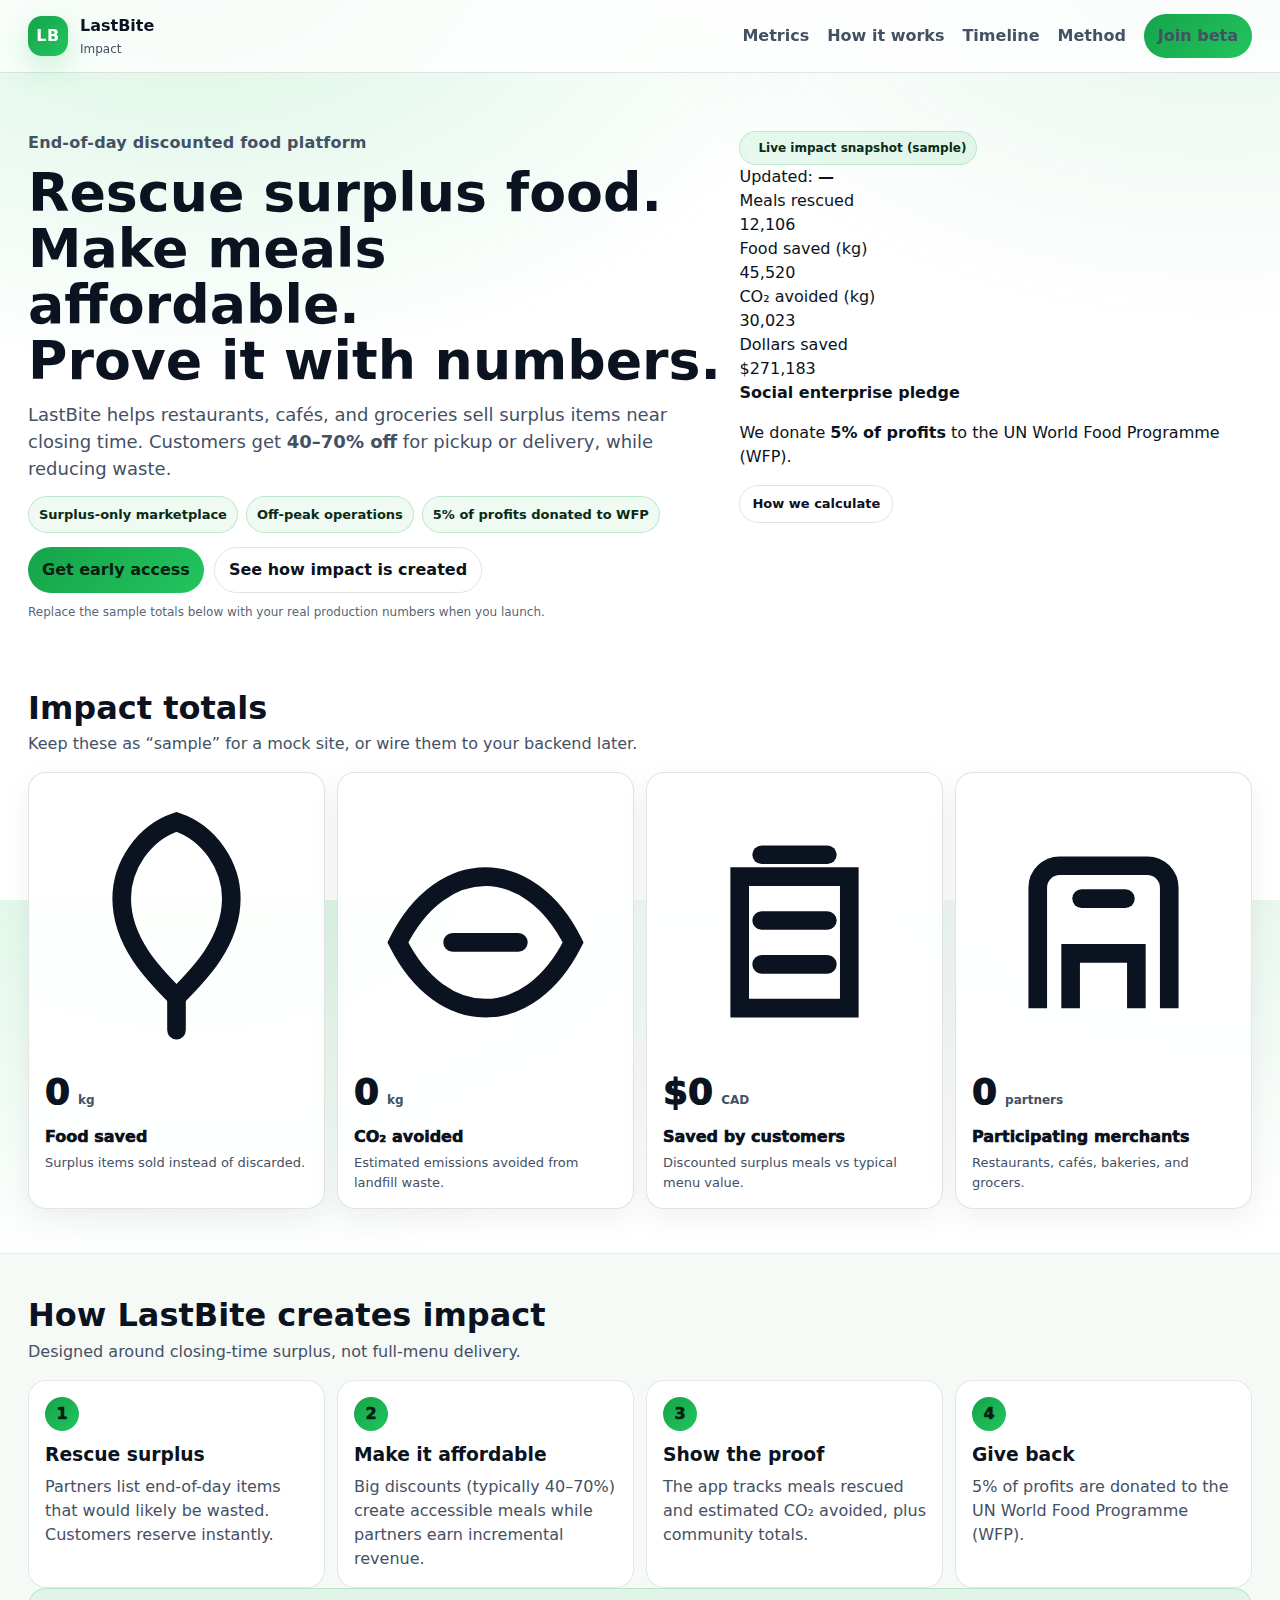
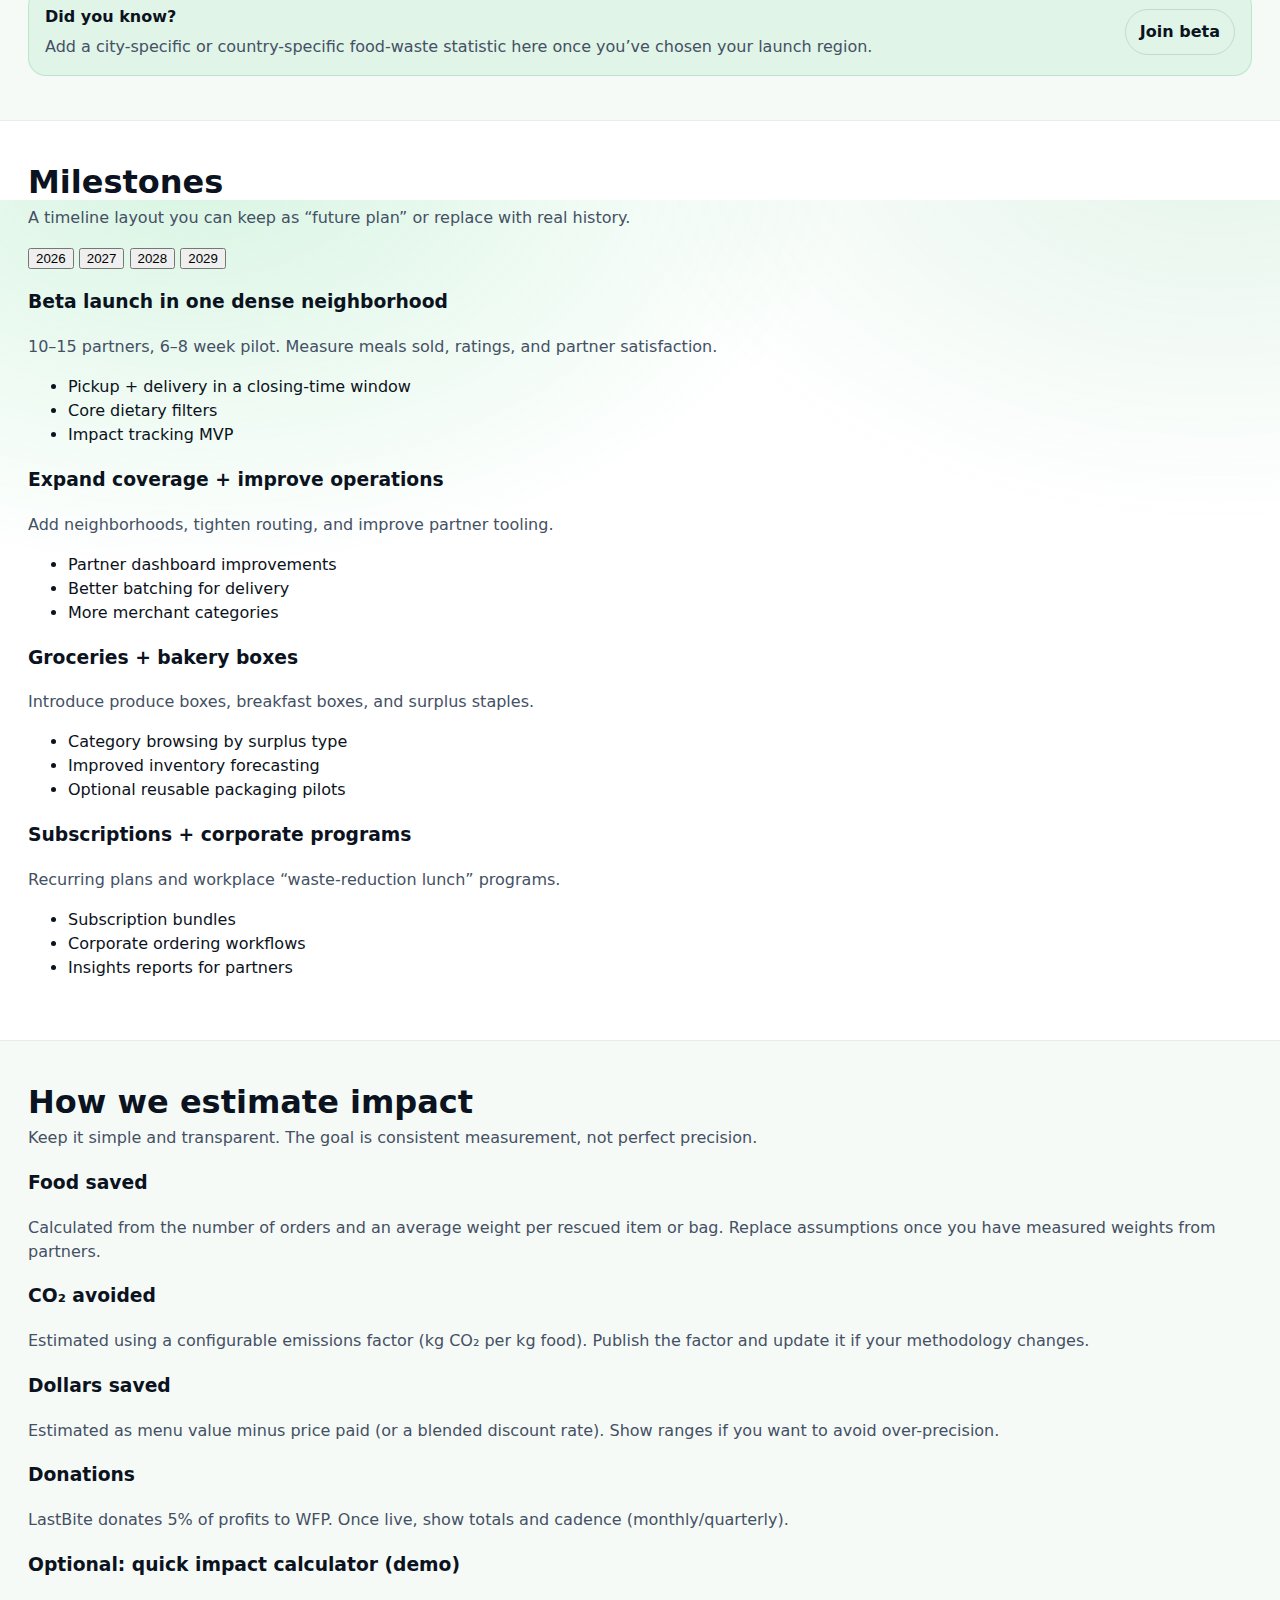
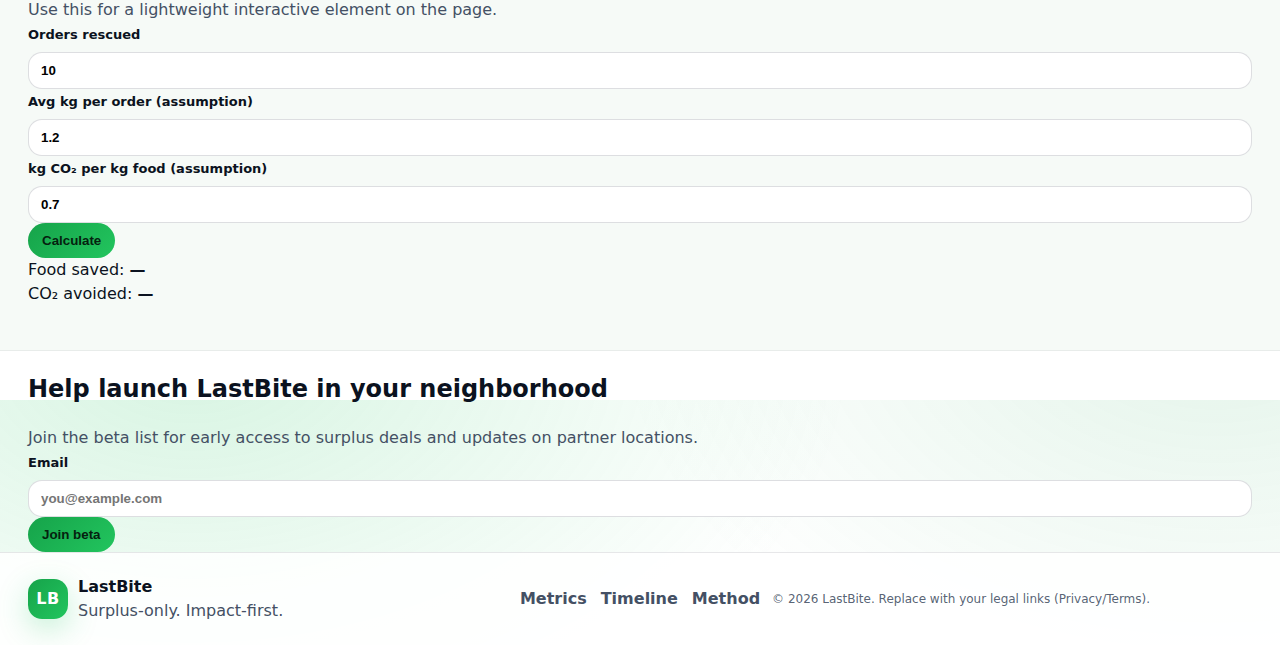
<file: index.html>
<!doctype html>
<html lang="en">
<head>
  <meta charset="utf-8" />
  <meta name="viewport" content="width=device-width, initial-scale=1" />
  <title>LastBite | Impact</title>
  <meta name="description" content="LastBite rescues end-of-day surplus meals at big discounts. Track food and CO₂ saved, dollars saved, and donations." />
  <meta name="theme-color" content="#16a34a" />

  <link rel="stylesheet" href="styles.css" />
</head>

<body>
  <a class="skip" href="#main">Skip to content</a>

  <!-- Top nav -->
  <header class="header">
    <div class="container nav">
      <a class="brand" href="#top" aria-label="LastBite home">
        <span class="mark" aria-hidden="true">LB</span>
        <span class="brandText">
          <strong>LastBite</strong>
          <small>Impact</small>
        </span>
      </a>

      <button class="menuBtn" id="menuBtn" aria-expanded="false" aria-controls="menu">
        <span class="sr">Open menu</span>
        <span aria-hidden="true">☰</span>
      </button>

      <nav class="menu" id="menu" aria-label="Primary">
        <a href="#metrics">Metrics</a>
        <a href="#story">How it works</a>
        <a href="#timeline">Timeline</a>
        <a href="#method">Method</a>
        <a class="btn btnPrimary" href="#cta">Join beta</a>
      </nav>
    </div>
  </header>

  <main id="main">
    <!-- Hero -->
    <section id="top" class="hero">
      <div class="container heroGrid">
        <div class="heroCopy">
          <p class="kicker">End-of-day discounted food platform</p>
          <h1>Rescue surplus food.<br/>Make meals affordable.<br/>Prove it with numbers.</h1>

          <p class="lead">
            LastBite helps restaurants, cafés, and groceries sell surplus items near closing time.
            Customers get <strong>40–70% off</strong> for pickup or delivery, while reducing waste.
          </p>

          <div class="heroBadges" role="list">
            <span class="badge">Surplus-only marketplace</span>
            <span class="badge">Off-peak operations</span>
            <span class="badge">5% of profits donated to WFP</span>
          </div>

          <div class="heroActions">
            <a class="btn btnPrimary" href="#cta">Get early access</a>
            <a class="btn btnGhost" href="#story">See how impact is created</a>
          </div>

          <p class="fine">
            Replace the sample totals below with your real production numbers when you launch.
          </p>
        </div>

        <div class="heroCard" aria-label="Impact summary preview">
          <div class="cardTop">
            <div class="pill">
              <span class="dot" aria-hidden="true"></span>
              Live impact snapshot (sample)
            </div>
            <div class="mini">
              <span>Updated:</span>
              <strong id="updatedAt">—</strong>
            </div>
          </div>

          <div class="impactGrid">
            <div class="impactStat">
              <div class="label">Meals rescued</div>
              <div class="value"><span data-count data-target="12500">0</span></div>
            </div>
            <div class="impactStat">
              <div class="label">Food saved (kg)</div>
              <div class="value"><span data-count data-target="47000">0</span></div>
            </div>
            <div class="impactStat">
              <div class="label">CO₂ avoided (kg)</div>
              <div class="value"><span data-count data-target="31000">0</span></div>
            </div>
            <div class="impactStat">
              <div class="label">Dollars saved</div>
              <div class="value">$<span data-count data-target="280000">0</span></div>
            </div>
          </div>

          <div class="donationBox">
            <div class="donationLeft">
              <strong>Social enterprise pledge</strong>
              <p>We donate <strong>5% of profits</strong> to the UN World Food Programme (WFP).</p>
            </div>
            <a class="btn btnSmall btnGhost" href="#method">How we calculate</a>
          </div>
        </div>
      </div>
    </section>

    <!-- Big metrics (like FoodHero) -->
    <section id="metrics" class="section">
      <div class="container">
        <div class="sectionHead">
          <h2>Impact totals</h2>
          <p class="muted">
            Keep these as “sample” for a mock site, or wire them to your backend later.
          </p>
        </div>

        <div class="tiles">
          <article class="tile">
            <div class="tileIcon" aria-hidden="true">
              <!-- simple inline svg -->
              <svg viewBox="0 0 24 24" fill="none">
                <path d="M7 10c0-3 2-6 5-7 3 1 5 4 5 7 0 4-3 7-5 9-2-2-5-5-5-9Z" stroke="currentColor" stroke-width="1.7"/>
                <path d="M12 19v3" stroke="currentColor" stroke-width="1.7" stroke-linecap="round"/>
              </svg>
            </div>
            <div class="tileTop">
              <div class="big"><span data-count data-target="47000">0</span></div>
              <div class="unit">kg</div>
            </div>
            <div class="tileLabel">Food saved</div>
            <div class="tileNote">Surplus items sold instead of discarded.</div>
          </article>

          <article class="tile">
            <div class="tileIcon" aria-hidden="true">
              <svg viewBox="0 0 24 24" fill="none">
                <path d="M4 14c2-4 5-6 8-6s6 2 8 6c-2 4-5 6-8 6s-6-2-8-6Z" stroke="currentColor" stroke-width="1.7"/>
                <path d="M9 14h6" stroke="currentColor" stroke-width="1.7" stroke-linecap="round"/>
              </svg>
            </div>
            <div class="tileTop">
              <div class="big"><span data-count data-target="31000">0</span></div>
              <div class="unit">kg</div>
            </div>
            <div class="tileLabel">CO₂ avoided</div>
            <div class="tileNote">Estimated emissions avoided from landfill waste.</div>
          </article>

          <article class="tile">
            <div class="tileIcon" aria-hidden="true">
              <svg viewBox="0 0 24 24" fill="none">
                <path d="M7 8h10v12H7V8Z" stroke="currentColor" stroke-width="1.7"/>
                <path d="M9 6h6" stroke="currentColor" stroke-width="1.7" stroke-linecap="round"/>
                <path d="M9 12h6M9 16h6" stroke="currentColor" stroke-width="1.7" stroke-linecap="round"/>
              </svg>
            </div>
            <div class="tileTop">
              <div class="big">$<span data-count data-target="280000">0</span></div>
              <div class="unit">CAD</div>
            </div>
            <div class="tileLabel">Saved by customers</div>
            <div class="tileNote">Discounted surplus meals vs typical menu value.</div>
          </article>

          <article class="tile">
            <div class="tileIcon" aria-hidden="true">
              <svg viewBox="0 0 24 24" fill="none">
                <path d="M6 20V9a2 2 0 0 1 2-2h8a2 2 0 0 1 2 2v11" stroke="currentColor" stroke-width="1.7"/>
                <path d="M9 20v-5h6v5" stroke="currentColor" stroke-width="1.7"/>
                <path d="M10 10h4" stroke="currentColor" stroke-width="1.7" stroke-linecap="round"/>
              </svg>
            </div>
            <div class="tileTop">
              <div class="big"><span data-count data-target="125">0</span></div>
              <div class="unit">partners</div>
            </div>
            <div class="tileLabel">Participating merchants</div>
            <div class="tileNote">Restaurants, cafés, bakeries, and grocers.</div>
          </article>
        </div>
      </div>
    </section>

    <!-- How impact is created -->
    <section id="story" class="section soft">
      <div class="container">
        <div class="sectionHead">
          <h2>How LastBite creates impact</h2>
          <p class="muted">Designed around closing-time surplus, not full-menu delivery.</p>
        </div>

        <div class="steps">
          <article class="step">
            <div class="stepNum">1</div>
            <h3>Rescue surplus</h3>
            <p>Partners list end-of-day items that would likely be wasted. Customers reserve instantly.</p>
          </article>

          <article class="step">
            <div class="stepNum">2</div>
            <h3>Make it affordable</h3>
            <p>Big discounts (typically 40–70%) create accessible meals while partners earn incremental revenue.</p>
          </article>

          <article class="step">
            <div class="stepNum">3</div>
            <h3>Show the proof</h3>
            <p>The app tracks meals rescued and estimated CO₂ avoided, plus community totals.</p>
          </article>

          <article class="step">
            <div class="stepNum">4</div>
            <h3>Give back</h3>
            <p>5% of profits are donated to the UN World Food Programme (WFP).</p>
          </article>
        </div>

        <div class="callout">
          <div>
            <strong>Did you know?</strong>
            <p class="muted">
              Add a city-specific or country-specific food-waste statistic here once you’ve chosen your launch region.
            </p>
          </div>
          <a class="btn btnGhost" href="#cta">Join beta</a>
        </div>
      </div>
    </section>

    <!-- Timeline (similar to FoodHero’s year-by-year section) -->
    <section id="timeline" class="section">
      <div class="container">
        <div class="sectionHead">
          <h2>Milestones</h2>
          <p class="muted">A timeline layout you can keep as “future plan” or replace with real history.</p>
        </div>

        <div class="timeline">
          <div class="timelineTabs" role="tablist" aria-label="Timeline years">
            <button class="tab isActive" role="tab" aria-selected="true" data-tab="t1">2026</button>
            <button class="tab" role="tab" aria-selected="false" data-tab="t2">2027</button>
            <button class="tab" role="tab" aria-selected="false" data-tab="t3">2028</button>
            <button class="tab" role="tab" aria-selected="false" data-tab="t4">2029</button>
          </div>

          <div class="timelinePanels">
            <article class="panel isActive" id="t1" role="tabpanel">
              <h3>Beta launch in one dense neighborhood</h3>
              <p class="muted">10–15 partners, 6–8 week pilot. Measure meals sold, ratings, and partner satisfaction.</p>
              <ul>
                <li>Pickup + delivery in a closing-time window</li>
                <li>Core dietary filters</li>
                <li>Impact tracking MVP</li>
              </ul>
            </article>

            <article class="panel" id="t2" role="tabpanel">
              <h3>Expand coverage + improve operations</h3>
              <p class="muted">Add neighborhoods, tighten routing, and improve partner tooling.</p>
              <ul>
                <li>Partner dashboard improvements</li>
                <li>Better batching for delivery</li>
                <li>More merchant categories</li>
              </ul>
            </article>

            <article class="panel" id="t3" role="tabpanel">
              <h3>Groceries + bakery boxes</h3>
              <p class="muted">Introduce produce boxes, breakfast boxes, and surplus staples.</p>
              <ul>
                <li>Category browsing by surplus type</li>
                <li>Improved inventory forecasting</li>
                <li>Optional reusable packaging pilots</li>
              </ul>
            </article>

            <article class="panel" id="t4" role="tabpanel">
              <h3>Subscriptions + corporate programs</h3>
              <p class="muted">Recurring plans and workplace “waste-reduction lunch” programs.</p>
              <ul>
                <li>Subscription bundles</li>
                <li>Corporate ordering workflows</li>
                <li>Insights reports for partners</li>
              </ul>
            </article>
          </div>
        </div>
      </div>
    </section>

    <!-- Methodology -->
    <section id="method" class="section soft">
      <div class="container">
        <div class="sectionHead">
          <h2>How we estimate impact</h2>
          <p class="muted">
            Keep it simple and transparent. The goal is consistent measurement, not perfect precision.
          </p>
        </div>

        <div class="methodGrid">
          <article class="methodCard">
            <h3>Food saved</h3>
            <p class="muted">
              Calculated from the number of orders and an average weight per rescued item or bag.
              Replace assumptions once you have measured weights from partners.
            </p>
          </article>
          <article class="methodCard">
            <h3>CO₂ avoided</h3>
            <p class="muted">
              Estimated using a configurable emissions factor (kg CO₂ per kg food).
              Publish the factor and update it if your methodology changes.
            </p>
          </article>
          <article class="methodCard">
            <h3>Dollars saved</h3>
            <p class="muted">
              Estimated as menu value minus price paid (or a blended discount rate).
              Show ranges if you want to avoid over-precision.
            </p>
          </article>
          <article class="methodCard">
            <h3>Donations</h3>
            <p class="muted">
              LastBite donates 5% of profits to WFP. Once live, show totals and cadence (monthly/quarterly).
            </p>
          </article>
        </div>

        <div class="miniForm">
          <h3>Optional: quick impact calculator (demo)</h3>
          <p class="muted">Use this for a lightweight interactive element on the page.</p>

          <form id="calcForm" class="calc" autocomplete="off">
            <label>
              Orders rescued
              <input id="orders" type="number" min="0" value="10" />
            </label>

            <label>
              Avg kg per order (assumption)
              <input id="kgPerOrder" type="number" min="0" step="0.1" value="1.2" />
            </label>

            <label>
              kg CO₂ per kg food (assumption)
              <input id="co2Factor" type="number" min="0" step="0.1" value="0.7" />
            </label>

            <button class="btn btnPrimary" type="submit">Calculate</button>
          </form>

          <div class="calcOut" aria-live="polite">
            <div><span class="calcLabel">Food saved:</span> <strong id="outFood">—</strong></div>
            <div><span class="calcLabel">CO₂ avoided:</span> <strong id="outCo2">—</strong></div>
          </div>
        </div>
      </div>
    </section>

    <!-- CTA -->
    <section id="cta" class="cta">
      <div class="container ctaGrid">
        <div>
          <h2>Help launch LastBite in your neighborhood</h2>
          <p class="muted">
            Join the beta list for early access to surplus deals and updates on partner locations.
          </p>
        </div>

        <form id="waitlist" class="waitlist">
          <label>
            Email
            <input name="email" type="email" placeholder="you@example.com" required />
          </label>
          <button class="btn btnPrimary" type="submit">Join beta</button>
          <p class="fine" id="waitlistMsg" role="status"></p>
        </form>
      </div>
    </section>
  </main>

  <footer class="footer">
    <div class="container footGrid">
      <div class="footBrand">
        <span class="mark" aria-hidden="true">LB</span>
        <div>
          <strong>LastBite</strong>
          <div class="muted">Surplus-only. Impact-first.</div>
        </div>
      </div>

      <div class="footLinks">
        <a href="#metrics">Metrics</a>
        <a href="#timeline">Timeline</a>
        <a href="#method">Method</a>
      </div>

      <div class="fine">
        © <span id="year"></span> LastBite. Replace with your legal links (Privacy/Terms).
      </div>
    </div>
  </footer>

  <script src="main.js"></script>
</body>
</html>
</file>
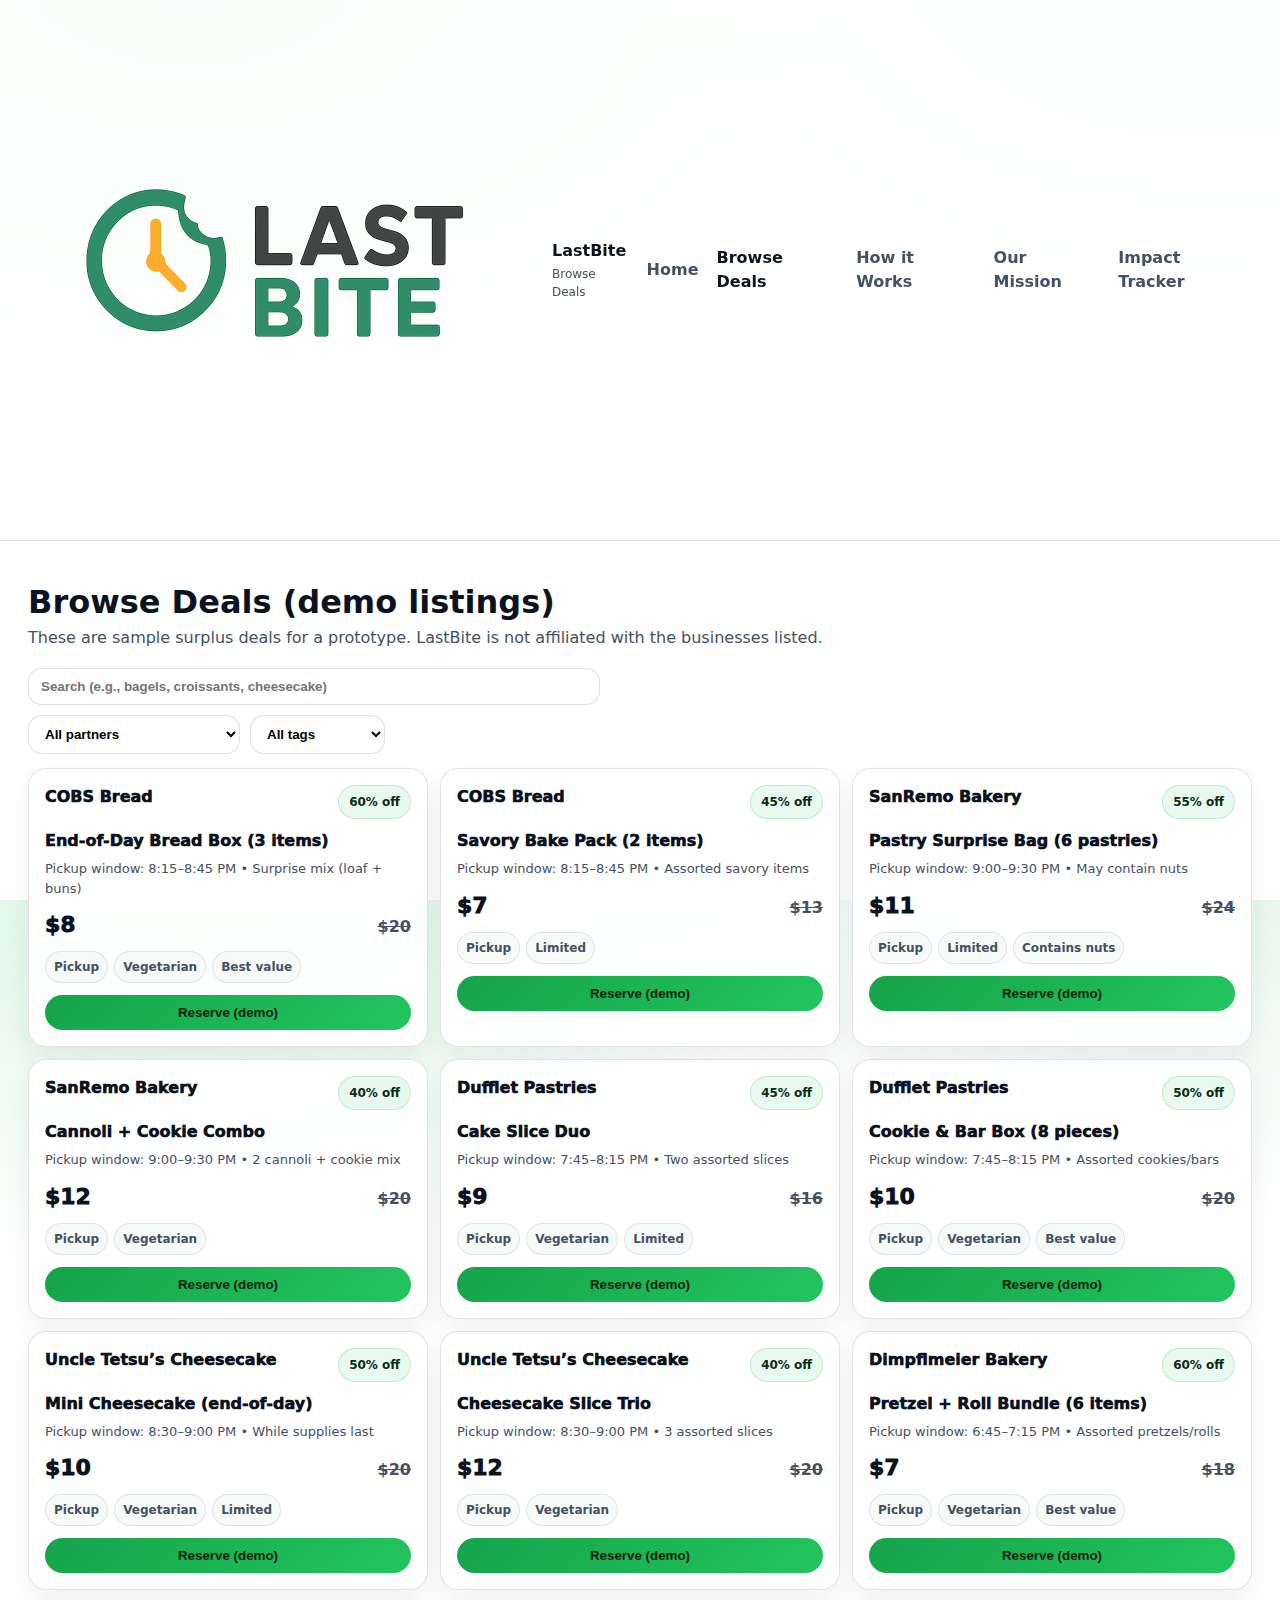
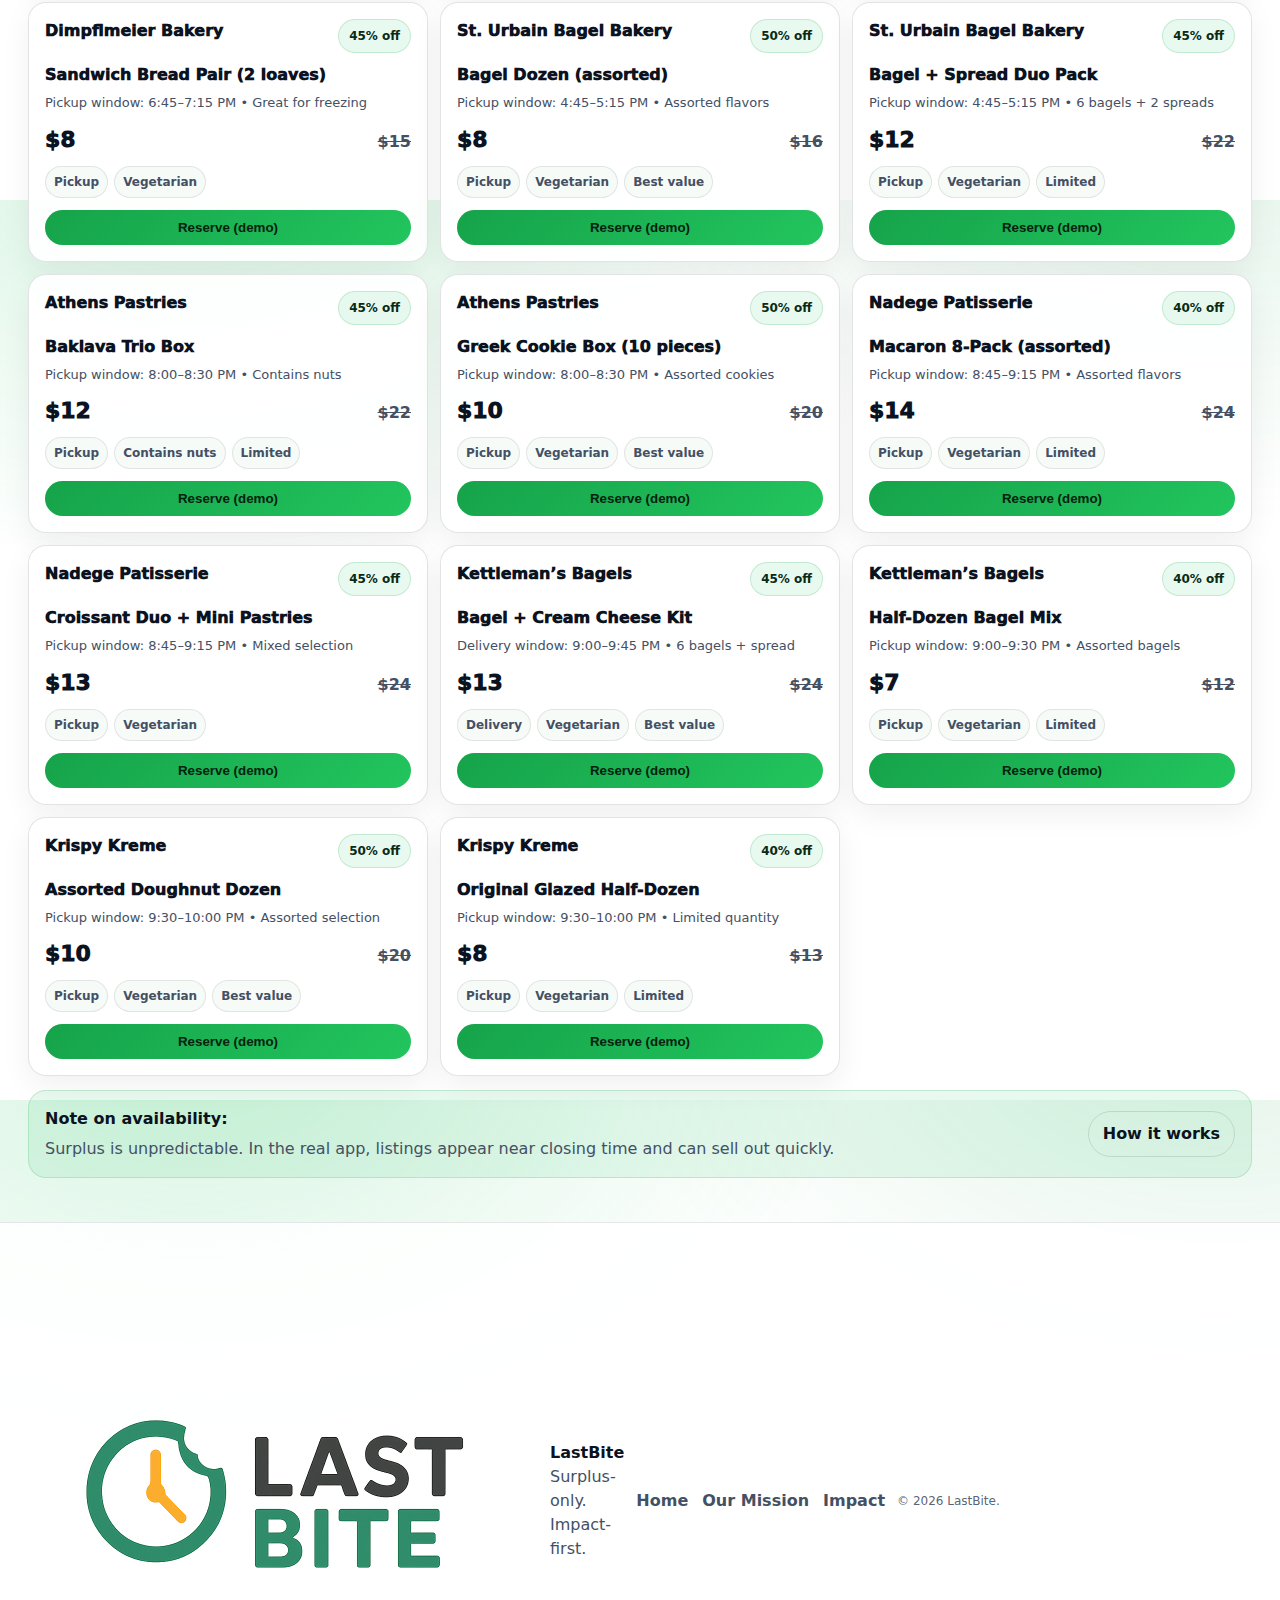
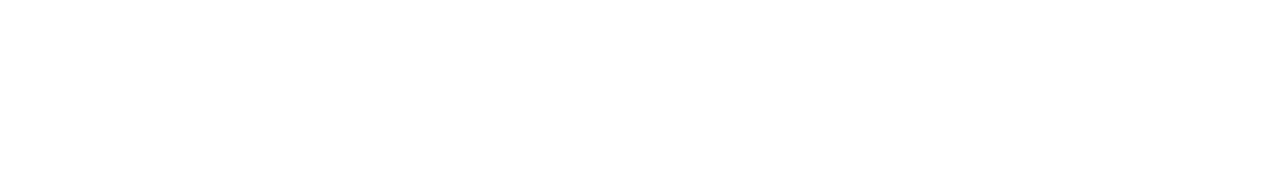
<file: browse.html>
<!doctype html>
<html lang="en">
<head>
  <meta charset="utf-8" />
  <meta name="viewport" content="width=device-width, initial-scale=1" />
  <title>LastBite | Browse Deals</title>
  <meta name="description" content="Browse end-of-day surplus deals from demo partner bakeries and shops." />
  <link rel="stylesheet" href="styles.css" />
</head>

<body>
  <a class="skip" href="#main">Skip to content</a>

  <header class="header">
    <div class="container nav">
      <a class="brand" href="index.html" aria-label="LastBite home">
        <img class="logoImg" src="assets/lastbite.png" alt="LastBite" />
        <span class="brandText">
          <strong>LastBite</strong>
          <small>Browse Deals</small>
        </span>
      </a>

      <button class="menuBtn" id="menuBtn" aria-expanded="false" aria-controls="menu">
        <span class="sr">Open menu</span>
        <span aria-hidden="true">☰</span>
      </button>

      <nav class="menu" id="menu" aria-label="Primary">
        <a href="index.html">Home</a>
        <a class="isActive" href="browse.html">Browse Deals</a>
        <a href="how-it-works.html">How it Works</a>
        <a href="mission.html">Our Mission</a>
        <a href="impact.html">Impact Tracker</a>
      </nav>
    </div>
  </header>

  <main id="main">
    <section class="section">
      <div class="container">
        <div class="dealsHeader">
          <div class="sectionHead" style="margin-bottom:0;">
            <h2>Browse Deals (demo listings)</h2>
            <p class="muted">
              These are sample surplus deals for a prototype. LastBite is not affiliated with the businesses listed.
            </p>
          </div>

          <div class="controls">
            <input id="dealSearch" class="input" type="text" placeholder="Search (e.g., bagels, croissants, cheesecake)" />

            <select id="partnerFilter" aria-label="Filter by partner">
              <option value="all">All partners</option>
              <option value="cobs bread">COBS Bread</option>
              <option value="sanremo bakery">SanRemo Bakery</option>
              <option value="dufflet pastries">Dufflet Pastries</option>
              <option value="uncle tetsu’s cheesecake">Uncle Tetsu’s Cheesecake</option>
              <option value="dimpflmeier bakery">Dimpflmeier Bakery</option>
              <option value="st. urbain bagel bakery">St. Urbain Bagel Bakery</option>
              <option value="athens pastries">Athens Pastries</option>
              <option value="nadege patisserie">Nadege Patisserie</option>
              <option value="kettleman’s bagels">Kettleman’s Bagels</option>
              <option value="krispy kreme">Krispy Kreme</option>
            </select>

            <select id="tagFilter" aria-label="Filter by tag">
              <option value="all">All tags</option>
              <option value="pickup">Pickup</option>
              <option value="delivery">Delivery</option>
              <option value="vegetarian">Vegetarian</option>
              <option value="contains nuts">Contains nuts</option>
              <option value="best value">Best value</option>
              <option value="limited">Limited</option>
            </select>
          </div>
        </div>

        <div class="dealsGrid">
          <!-- ===================== COBS Bread ===================== -->
          <article class="deal" data-deal-card
            data-partner="COBS Bread"
            data-title="End-of-Day Bread Box (3 items)"
            data-tags="pickup,best value,vegetarian">
            <div class="dealTop">
              <div class="partner">COBS Bread</div>
              <div class="pill">60% off</div>
            </div>
            <div class="dealTitle">End-of-Day Bread Box (3 items)</div>
            <p class="dealMeta">Pickup window: 8:15–8:45 PM • Surprise mix (loaf + buns)</p>
            <div class="priceRow"><div class="price">$8</div><div class="strike">$20</div></div>
            <div class="tags"><span class="tag">Pickup</span><span class="tag">Vegetarian</span><span class="tag">Best value</span></div>
            <button class="btn btnPrimary btnBlock" type="button">Reserve (demo)</button>
          </article>

          <article class="deal" data-deal-card
            data-partner="COBS Bread"
            data-title="Savory Bake Pack (2 items)"
            data-tags="pickup,limited">
            <div class="dealTop">
              <div class="partner">COBS Bread</div>
              <div class="pill">45% off</div>
            </div>
            <div class="dealTitle">Savory Bake Pack (2 items)</div>
            <p class="dealMeta">Pickup window: 8:15–8:45 PM • Assorted savory items</p>
            <div class="priceRow"><div class="price">$7</div><div class="strike">$13</div></div>
            <div class="tags"><span class="tag">Pickup</span><span class="tag">Limited</span></div>
            <button class="btn btnPrimary btnBlock" type="button">Reserve (demo)</button>
          </article>

          <!-- ===================== SanRemo Bakery ===================== -->
          <article class="deal" data-deal-card
            data-partner="SanRemo Bakery"
            data-title="Pastry Surprise Bag (6 pastries)"
            data-tags="pickup,limited,contains nuts">
            <div class="dealTop">
              <div class="partner">SanRemo Bakery</div>
              <div class="pill">55% off</div>
            </div>
            <div class="dealTitle">Pastry Surprise Bag (6 pastries)</div>
            <p class="dealMeta">Pickup window: 9:00–9:30 PM • May contain nuts</p>
            <div class="priceRow"><div class="price">$11</div><div class="strike">$24</div></div>
            <div class="tags"><span class="tag">Pickup</span><span class="tag">Limited</span><span class="tag">Contains nuts</span></div>
            <button class="btn btnPrimary btnBlock" type="button">Reserve (demo)</button>
          </article>

          <article class="deal" data-deal-card
            data-partner="SanRemo Bakery"
            data-title="Cannoli + Cookie Combo"
            data-tags="pickup,vegetarian">
            <div class="dealTop">
              <div class="partner">SanRemo Bakery</div>
              <div class="pill">40% off</div>
            </div>
            <div class="dealTitle">Cannoli + Cookie Combo</div>
            <p class="dealMeta">Pickup window: 9:00–9:30 PM • 2 cannoli + cookie mix</p>
            <div class="priceRow"><div class="price">$12</div><div class="strike">$20</div></div>
            <div class="tags"><span class="tag">Pickup</span><span class="tag">Vegetarian</span></div>
            <button class="btn btnPrimary btnBlock" type="button">Reserve (demo)</button>
          </article>

          <!-- ===================== Dufflet Pastries ===================== -->
          <article class="deal" data-deal-card
            data-partner="Dufflet Pastries"
            data-title="Cake Slice Duo"
            data-tags="pickup,vegetarian,limited">
            <div class="dealTop">
              <div class="partner">Dufflet Pastries</div>
              <div class="pill">45% off</div>
            </div>
            <div class="dealTitle">Cake Slice Duo</div>
            <p class="dealMeta">Pickup window: 7:45–8:15 PM • Two assorted slices</p>
            <div class="priceRow"><div class="price">$9</div><div class="strike">$16</div></div>
            <div class="tags"><span class="tag">Pickup</span><span class="tag">Vegetarian</span><span class="tag">Limited</span></div>
            <button class="btn btnPrimary btnBlock" type="button">Reserve (demo)</button>
          </article>

          <article class="deal" data-deal-card
            data-partner="Dufflet Pastries"
            data-title="Cookie & Bar Box (8 pieces)"
            data-tags="pickup,best value,vegetarian">
            <div class="dealTop">
              <div class="partner">Dufflet Pastries</div>
              <div class="pill">50% off</div>
            </div>
            <div class="dealTitle">Cookie & Bar Box (8 pieces)</div>
            <p class="dealMeta">Pickup window: 7:45–8:15 PM • Assorted cookies/bars</p>
            <div class="priceRow"><div class="price">$10</div><div class="strike">$20</div></div>
            <div class="tags"><span class="tag">Pickup</span><span class="tag">Vegetarian</span><span class="tag">Best value</span></div>
            <button class="btn btnPrimary btnBlock" type="button">Reserve (demo)</button>
          </article>

          <!-- ===================== Uncle Tetsu’s Cheesecake ===================== -->
          <article class="deal" data-deal-card
            data-partner="Uncle Tetsu’s Cheesecake"
            data-title="Mini Cheesecake (end-of-day)"
            data-tags="pickup,vegetarian,limited">
            <div class="dealTop">
              <div class="partner">Uncle Tetsu’s Cheesecake</div>
              <div class="pill">50% off</div>
            </div>
            <div class="dealTitle">Mini Cheesecake (end-of-day)</div>
            <p class="dealMeta">Pickup window: 8:30–9:00 PM • While supplies last</p>
            <div class="priceRow"><div class="price">$10</div><div class="strike">$20</div></div>
            <div class="tags"><span class="tag">Pickup</span><span class="tag">Vegetarian</span><span class="tag">Limited</span></div>
            <button class="btn btnPrimary btnBlock" type="button">Reserve (demo)</button>
          </article>

          <article class="deal" data-deal-card
            data-partner="Uncle Tetsu’s Cheesecake"
            data-title="Cheesecake Slice Trio"
            data-tags="pickup,vegetarian">
            <div class="dealTop">
              <div class="partner">Uncle Tetsu’s Cheesecake</div>
              <div class="pill">40% off</div>
            </div>
            <div class="dealTitle">Cheesecake Slice Trio</div>
            <p class="dealMeta">Pickup window: 8:30–9:00 PM • 3 assorted slices</p>
            <div class="priceRow"><div class="price">$12</div><div class="strike">$20</div></div>
            <div class="tags"><span class="tag">Pickup</span><span class="tag">Vegetarian</span></div>
            <button class="btn btnPrimary btnBlock" type="button">Reserve (demo)</button>
          </article>

          <!-- ===================== Dimpflmeier Bakery ===================== -->
          <article class="deal" data-deal-card
            data-partner="Dimpflmeier Bakery"
            data-title="Pretzel + Roll Bundle (6 items)"
            data-tags="pickup,best value,vegetarian">
            <div class="dealTop">
              <div class="partner">Dimpflmeier Bakery</div>
              <div class="pill">60% off</div>
            </div>
            <div class="dealTitle">Pretzel + Roll Bundle (6 items)</div>
            <p class="dealMeta">Pickup window: 6:45–7:15 PM • Assorted pretzels/rolls</p>
            <div class="priceRow"><div class="price">$7</div><div class="strike">$18</div></div>
            <div class="tags"><span class="tag">Pickup</span><span class="tag">Vegetarian</span><span class="tag">Best value</span></div>
            <button class="btn btnPrimary btnBlock" type="button">Reserve (demo)</button>
          </article>

          <article class="deal" data-deal-card
            data-partner="Dimpflmeier Bakery"
            data-title="Sandwich Bread Pair (2 loaves)"
            data-tags="pickup,vegetarian">
            <div class="dealTop">
              <div class="partner">Dimpflmeier Bakery</div>
              <div class="pill">45% off</div>
            </div>
            <div class="dealTitle">Sandwich Bread Pair (2 loaves)</div>
            <p class="dealMeta">Pickup window: 6:45–7:15 PM • Great for freezing</p>
            <div class="priceRow"><div class="price">$8</div><div class="strike">$15</div></div>
            <div class="tags"><span class="tag">Pickup</span><span class="tag">Vegetarian</span></div>
            <button class="btn btnPrimary btnBlock" type="button">Reserve (demo)</button>
          </article>

          <!-- ===================== St. Urbain Bagel Bakery ===================== -->
          <article class="deal" data-deal-card
            data-partner="St. Urbain Bagel Bakery"
            data-title="Bagel Dozen (assorted)"
            data-tags="pickup,best value,vegetarian">
            <div class="dealTop">
              <div class="partner">St. Urbain Bagel Bakery</div>
              <div class="pill">50% off</div>
            </div>
            <div class="dealTitle">Bagel Dozen (assorted)</div>
            <p class="dealMeta">Pickup window: 4:45–5:15 PM • Assorted flavors</p>
            <div class="priceRow"><div class="price">$8</div><div class="strike">$16</div></div>
            <div class="tags"><span class="tag">Pickup</span><span class="tag">Vegetarian</span><span class="tag">Best value</span></div>
            <button class="btn btnPrimary btnBlock" type="button">Reserve (demo)</button>
          </article>

          <article class="deal" data-deal-card
            data-partner="St. Urbain Bagel Bakery"
            data-title="Bagel + Spread Duo Pack"
            data-tags="pickup,vegetarian,limited">
            <div class="dealTop">
              <div class="partner">St. Urbain Bagel Bakery</div>
              <div class="pill">45% off</div>
            </div>
            <div class="dealTitle">Bagel + Spread Duo Pack</div>
            <p class="dealMeta">Pickup window: 4:45–5:15 PM • 6 bagels + 2 spreads</p>
            <div class="priceRow"><div class="price">$12</div><div class="strike">$22</div></div>
            <div class="tags"><span class="tag">Pickup</span><span class="tag">Vegetarian</span><span class="tag">Limited</span></div>
            <button class="btn btnPrimary btnBlock" type="button">Reserve (demo)</button>
          </article>

          <!-- ===================== Athens Pastries ===================== -->
          <article class="deal" data-deal-card
            data-partner="Athens Pastries"
            data-title="Baklava Trio Box"
            data-tags="pickup,contains nuts,limited">
            <div class="dealTop">
              <div class="partner">Athens Pastries</div>
              <div class="pill">45% off</div>
            </div>
            <div class="dealTitle">Baklava Trio Box</div>
            <p class="dealMeta">Pickup window: 8:00–8:30 PM • Contains nuts</p>
            <div class="priceRow"><div class="price">$12</div><div class="strike">$22</div></div>
            <div class="tags"><span class="tag">Pickup</span><span class="tag">Contains nuts</span><span class="tag">Limited</span></div>
            <button class="btn btnPrimary btnBlock" type="button">Reserve (demo)</button>
          </article>

          <article class="deal" data-deal-card
            data-partner="Athens Pastries"
            data-title="Greek Cookie Box (10 pieces)"
            data-tags="pickup,best value,vegetarian">
            <div class="dealTop">
              <div class="partner">Athens Pastries</div>
              <div class="pill">50% off</div>
            </div>
            <div class="dealTitle">Greek Cookie Box (10 pieces)</div>
            <p class="dealMeta">Pickup window: 8:00–8:30 PM • Assorted cookies</p>
            <div class="priceRow"><div class="price">$10</div><div class="strike">$20</div></div>
            <div class="tags"><span class="tag">Pickup</span><span class="tag">Vegetarian</span><span class="tag">Best value</span></div>
            <button class="btn btnPrimary btnBlock" type="button">Reserve (demo)</button>
          </article>

          <!-- ===================== Nadege Patisserie ===================== -->
          <article class="deal" data-deal-card
            data-partner="Nadege Patisserie"
            data-title="Macaron 8-Pack (assorted)"
            data-tags="pickup,vegetarian,limited">
            <div class="dealTop">
              <div class="partner">Nadege Patisserie</div>
              <div class="pill">40% off</div>
            </div>
            <div class="dealTitle">Macaron 8-Pack (assorted)</div>
            <p class="dealMeta">Pickup window: 8:45–9:15 PM • Assorted flavors</p>
            <div class="priceRow"><div class="price">$14</div><div class="strike">$24</div></div>
            <div class="tags"><span class="tag">Pickup</span><span class="tag">Vegetarian</span><span class="tag">Limited</span></div>
            <button class="btn btnPrimary btnBlock" type="button">Reserve (demo)</button>
          </article>

          <article class="deal" data-deal-card
            data-partner="Nadege Patisserie"
            data-title="Croissant Duo + Mini Pastries"
            data-tags="pickup,vegetarian">
            <div class="dealTop">
              <div class="partner">Nadege Patisserie</div>
              <div class="pill">45% off</div>
            </div>
            <div class="dealTitle">Croissant Duo + Mini Pastries</div>
            <p class="dealMeta">Pickup window: 8:45–9:15 PM • Mixed selection</p>
            <div class="priceRow"><div class="price">$13</div><div class="strike">$24</div></div>
            <div class="tags"><span class="tag">Pickup</span><span class="tag">Vegetarian</span></div>
            <button class="btn btnPrimary btnBlock" type="button">Reserve (demo)</button>
          </article>

          <!-- ===================== Kettleman’s Bagels ===================== -->
          <article class="deal" data-deal-card
            data-partner="Kettleman’s Bagels"
            data-title="Bagel + Cream Cheese Kit"
            data-tags="delivery,best value,vegetarian">
            <div class="dealTop">
              <div class="partner">Kettleman’s Bagels</div>
              <div class="pill">45% off</div>
            </div>
            <div class="dealTitle">Bagel + Cream Cheese Kit</div>
            <p class="dealMeta">Delivery window: 9:00–9:45 PM • 6 bagels + spread</p>
            <div class="priceRow"><div class="price">$13</div><div class="strike">$24</div></div>
            <div class="tags"><span class="tag">Delivery</span><span class="tag">Vegetarian</span><span class="tag">Best value</span></div>
            <button class="btn btnPrimary btnBlock" type="button">Reserve (demo)</button>
          </article>

          <article class="deal" data-deal-card
            data-partner="Kettleman’s Bagels"
            data-title="Half-Dozen Bagel Mix"
            data-tags="pickup,vegetarian,limited">
            <div class="dealTop">
              <div class="partner">Kettleman’s Bagels</div>
              <div class="pill">40% off</div>
            </div>
            <div class="dealTitle">Half-Dozen Bagel Mix</div>
            <p class="dealMeta">Pickup window: 9:00–9:30 PM • Assorted bagels</p>
            <div class="priceRow"><div class="price">$7</div><div class="strike">$12</div></div>
            <div class="tags"><span class="tag">Pickup</span><span class="tag">Vegetarian</span><span class="tag">Limited</span></div>
            <button class="btn btnPrimary btnBlock" type="button">Reserve (demo)</button>
          </article>

          <!-- ===================== Krispy Kreme ===================== -->
          <article class="deal" data-deal-card
            data-partner="Krispy Kreme"
            data-title="Assorted Doughnut Dozen"
            data-tags="pickup,best value,vegetarian">
            <div class="dealTop">
              <div class="partner">Krispy Kreme</div>
              <div class="pill">50% off</div>
            </div>
            <div class="dealTitle">Assorted Doughnut Dozen</div>
            <p class="dealMeta">Pickup window: 9:30–10:00 PM • Assorted selection</p>
            <div class="priceRow"><div class="price">$10</div><div class="strike">$20</div></div>
            <div class="tags"><span class="tag">Pickup</span><span class="tag">Vegetarian</span><span class="tag">Best value</span></div>
            <button class="btn btnPrimary btnBlock" type="button">Reserve (demo)</button>
          </article>

          <article class="deal" data-deal-card
            data-partner="Krispy Kreme"
            data-title="Original Glazed Half-Dozen"
            data-tags="pickup,vegetarian,limited">
            <div class="dealTop">
              <div class="partner">Krispy Kreme</div>
              <div class="pill">40% off</div>
            </div>
            <div class="dealTitle">Original Glazed Half-Dozen</div>
            <p class="dealMeta">Pickup window: 9:30–10:00 PM • Limited quantity</p>
            <div class="priceRow"><div class="price">$8</div><div class="strike">$13</div></div>
            <div class="tags"><span class="tag">Pickup</span><span class="tag">Vegetarian</span><span class="tag">Limited</span></div>
            <button class="btn btnPrimary btnBlock" type="button">Reserve (demo)</button>
          </article>
        </div>

        <div class="callout" style="margin-top:14px;">
          <div>
            <strong>Note on availability:</strong>
            <p class="muted">
              Surplus is unpredictable. In the real app, listings appear near closing time and can sell out quickly.
            </p>
          </div>
          <a class="btn btnGhost" href="how-it-works.html">How it works</a>
        </div>
      </div>
    </section>
  </main>

  <footer class="footer">
    <div class="container footGrid">
      <div class="footBrand">
        <img class="logoImg" src="assets/lastbite.png" alt="LastBite" />
        <div>
          <strong>LastBite</strong>
          <div class="muted">Surplus-only. Impact-first.</div>
        </div>
      </div>

      <div class="footLinks">
        <a href="index.html">Home</a>
        <a href="mission.html">Our Mission</a>
        <a href="impact.html">Impact</a>
      </div>

      <div class="fine">© <span id="year"></span> LastBite.</div>
    </div>
  </footer>

  <script src="main.js"></script>
</body>
</html>
</file>
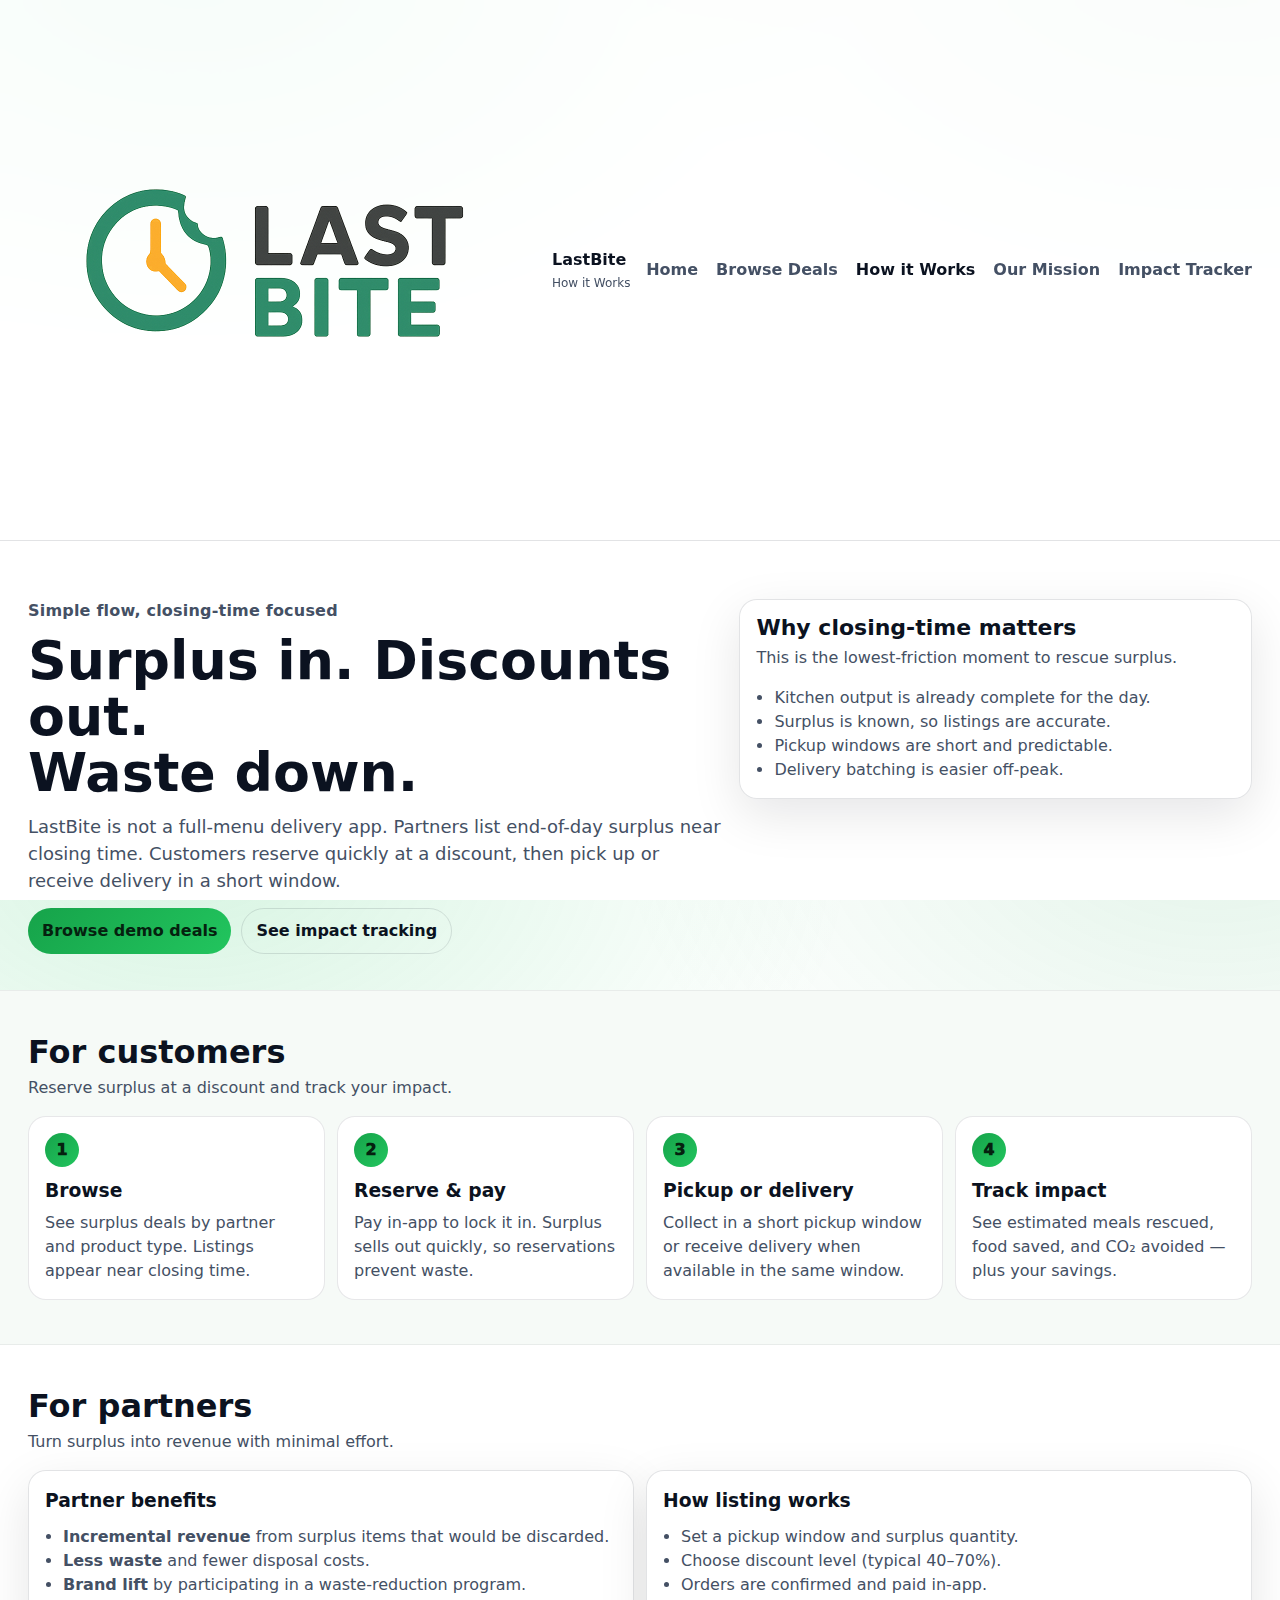
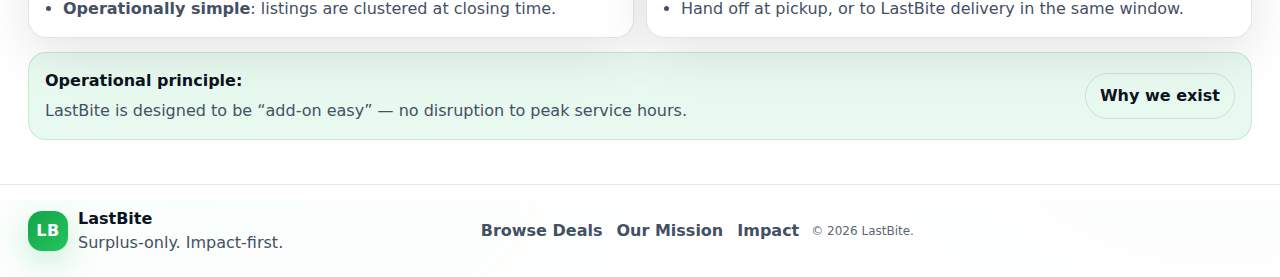
<file: how-it-works.html>
<!doctype html>
<html lang="en">
<head>
  <meta charset="utf-8" />
  <meta name="viewport" content="width=device-width, initial-scale=1" />
  <title>LastBite | How it Works</title>
  <meta name="description" content="How LastBite works for customers and partner businesses: surplus listings near closing, big discounts, pickup/delivery, and impact tracking." />
  <link rel="stylesheet" href="styles.css" />
</head>

<body>
  <a class="skip" href="#main">Skip to content</a>

  <header class="header">
    <div class="container nav">
      <a class="brand" href="index.html" aria-label="LastBite home">
        <img class="logoImg" src="assets/lastbite.png" alt="LastBite" />
        <span class="brandText">
          <strong>LastBite</strong>
          <small>How it Works</small>
        </span>
      </a>

      <button class="menuBtn" id="menuBtn" aria-expanded="false" aria-controls="menu">
        <span class="sr">Open menu</span>
        <span aria-hidden="true">☰</span>
      </button>

      <nav class="menu" id="menu" aria-label="Primary">
        <a href="index.html">Home</a>
        <a href="browse.html">Browse Deals</a>
        <a class="isActive" href="how-it-works.html">How it Works</a>
        <a href="mission.html">Our Mission</a>
        <a href="impact.html">Impact Tracker</a>
      </nav>
    </div>
  </header>

  <main id="main">
    <section class="hero">
      <div class="container heroGrid">
        <div>
          <p class="kicker">Simple flow, closing-time focused</p>
          <h1>Surplus in. Discounts out.<br/>Waste down.</h1>
          <p class="lead">
            LastBite is not a full-menu delivery app. Partners list end-of-day surplus near closing time.
            Customers reserve quickly at a discount, then pick up or receive delivery in a short window.
          </p>

          <div class="heroActions">
            <a class="btn btnPrimary" href="browse.html">Browse demo deals</a>
            <a class="btn btnGhost" href="impact.html">See impact tracking</a>
          </div>
        </div>

        <div class="card">
          <div class="sectionHead">
            <h2 style="margin:0 0 6px; font-size:22px;">Why closing-time matters</h2>
            <p class="muted">This is the lowest-friction moment to rescue surplus.</p>
          </div>
          <ul class="list">
            <li>Kitchen output is already complete for the day.</li>
            <li>Surplus is known, so listings are accurate.</li>
            <li>Pickup windows are short and predictable.</li>
            <li>Delivery batching is easier off-peak.</li>
          </ul>
        </div>
      </div>
    </section>

    <section class="section soft">
      <div class="container">
        <div class="sectionHead">
          <h2>For customers</h2>
          <p class="muted">Reserve surplus at a discount and track your impact.</p>
        </div>

        <div class="steps">
          <article class="step">
            <div class="stepNum">1</div>
            <h3>Browse</h3>
            <p>See surplus deals by partner and product type. Listings appear near closing time.</p>
          </article>

          <article class="step">
            <div class="stepNum">2</div>
            <h3>Reserve & pay</h3>
            <p>Pay in-app to lock it in. Surplus sells out quickly, so reservations prevent waste.</p>
          </article>

          <article class="step">
            <div class="stepNum">3</div>
            <h3>Pickup or delivery</h3>
            <p>Collect in a short pickup window or receive delivery when available in the same window.</p>
          </article>

          <article class="step">
            <div class="stepNum">4</div>
            <h3>Track impact</h3>
            <p>See estimated meals rescued, food saved, and CO₂ avoided — plus your savings.</p>
          </article>
        </div>
      </div>
    </section>

    <section class="section">
      <div class="container">
        <div class="sectionHead">
          <h2>For partners</h2>
          <p class="muted">Turn surplus into revenue with minimal effort.</p>
        </div>

        <div class="grid2">
          <div class="card">
            <h3 style="margin:0 0 8px;">Partner benefits</h3>
            <ul class="list">
              <li><strong>Incremental revenue</strong> from surplus items that would be discarded.</li>
              <li><strong>Less waste</strong> and fewer disposal costs.</li>
              <li><strong>Brand lift</strong> by participating in a waste-reduction program.</li>
              <li><strong>Operationally simple</strong>: listings are clustered at closing time.</li>
            </ul>
          </div>

          <div class="card">
            <h3 style="margin:0 0 8px;">How listing works</h3>
            <ul class="list">
              <li>Set a pickup window and surplus quantity.</li>
              <li>Choose discount level (typical 40–70%).</li>
              <li>Orders are confirmed and paid in-app.</li>
              <li>Hand off at pickup, or to LastBite delivery in the same window.</li>
            </ul>
          </div>
        </div>

        <div class="callout" style="margin-top:14px;">
          <div>
            <strong>Operational principle:</strong>
            <p class="muted">
              LastBite is designed to be “add-on easy” — no disruption to peak service hours.
            </p>
          </div>
          <a class="btn btnGhost" href="mission.html">Why we exist</a>
        </div>
      </div>
    </section>
  </main>

  <footer class="footer">
    <div class="container footGrid">
      <div class="footBrand">
        <span class="mark" aria-hidden="true">LB</span>
        <div>
          <strong>LastBite</strong>
          <div class="muted">Surplus-only. Impact-first.</div>
        </div>
      </div>

      <div class="footLinks">
        <a href="browse.html">Browse Deals</a>
        <a href="mission.html">Our Mission</a>
        <a href="impact.html">Impact</a>
      </div>

      <div class="fine">© <span id="year"></span> LastBite.</div>
    </div>
  </footer>

  <script src="main.js"></script>
</body>
</html>
</file>
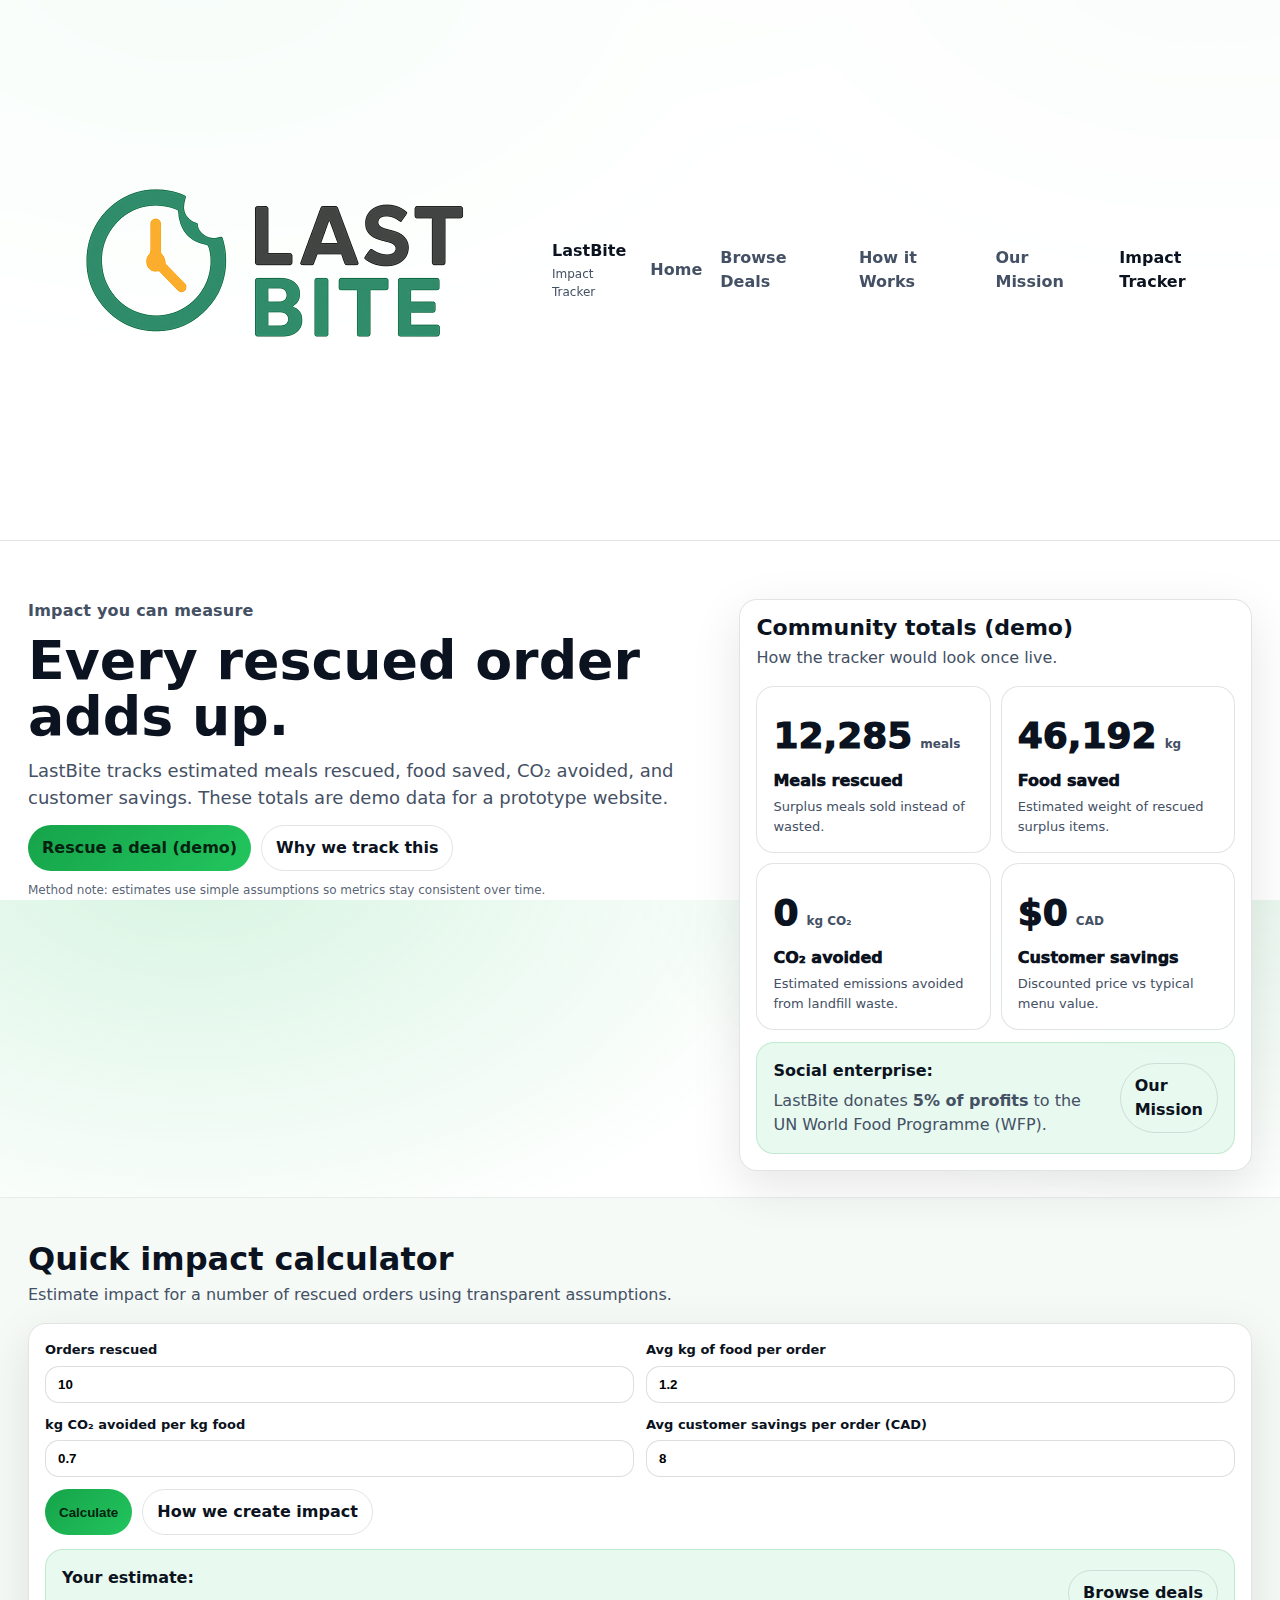
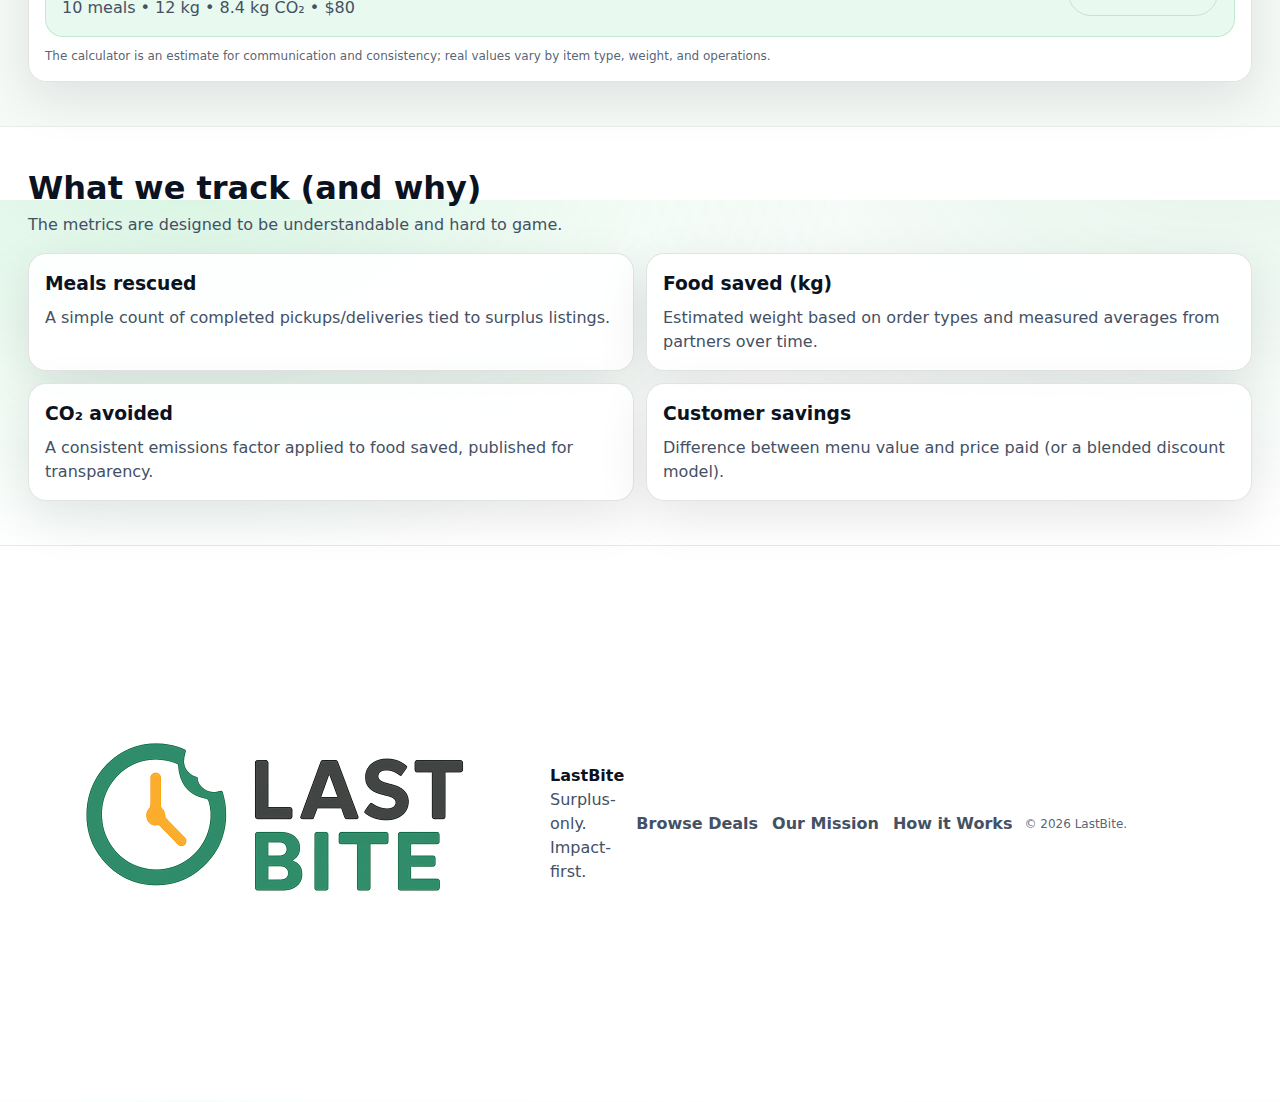
<file: impact.html>
<!doctype html>
<html lang="en">
<head>
  <meta charset="utf-8" />
  <meta name="viewport" content="width=device-width, initial-scale=1" />
  <title>LastBite | Impact Tracker</title>
  <meta name="description" content="Track meals rescued, food saved, CO2 avoided, and customer savings. LastBite donates 5% of profits to WFP." />
  <link rel="stylesheet" href="styles.css" />
</head>

<body>
  <a class="skip" href="#main">Skip to content</a>

  <header class="header">
    <div class="container nav">
      <a class="brand" href="index.html" aria-label="LastBite home">
        <img class="logoImg" src="assets/lastbite.png" alt="LastBite" />
        <span class="brandText">
          <strong>LastBite</strong>
          <small>Impact Tracker</small>
        </span>
      </a>

      <button class="menuBtn" id="menuBtn" aria-expanded="false" aria-controls="menu">
        <span class="sr">Open menu</span>
        <span aria-hidden="true">☰</span>
      </button>

      <nav class="menu" id="menu" aria-label="Primary">
        <a href="index.html">Home</a>
        <a href="browse.html">Browse Deals</a>
        <a href="how-it-works.html">How it Works</a>
        <a href="mission.html">Our Mission</a>
        <a class="isActive" href="impact.html">Impact Tracker</a>
      </nav>
    </div>
  </header>

  <main id="main">
    <section class="hero">
      <div class="container heroGrid">
        <div>
          <p class="kicker">Impact you can measure</p>
          <h1>Every rescued order adds up.</h1>
          <p class="lead">
            LastBite tracks estimated meals rescued, food saved, CO₂ avoided, and customer savings.
            These totals are demo data for a prototype website.
          </p>

          <div class="heroActions">
            <a class="btn btnPrimary" href="browse.html">Rescue a deal (demo)</a>
            <a class="btn btnGhost" href="mission.html">Why we track this</a>
          </div>

          <p class="fine">
            Method note: estimates use simple assumptions so metrics stay consistent over time.
          </p>
        </div>

        <div class="card">
          <div class="sectionHead">
            <h2 style="margin:0 0 6px; font-size:22px;">Community totals (demo)</h2>
            <p class="muted">How the tracker would look once live.</p>
          </div>

          <div class="tiles" style="grid-template-columns: 1fr 1fr; gap:10px;">
            <div class="tile" style="box-shadow:none;">
              <div class="tileTop">
                <div class="big"><span data-count data-target="12500">0</span></div>
                <div class="unit">meals</div>
              </div>
              <div class="tileLabel">Meals rescued</div>
              <div class="tileNote">Surplus meals sold instead of wasted.</div>
            </div>

            <div class="tile" style="box-shadow:none;">
              <div class="tileTop">
                <div class="big"><span data-count data-target="47000">0</span></div>
                <div class="unit">kg</div>
              </div>
              <div class="tileLabel">Food saved</div>
              <div class="tileNote">Estimated weight of rescued surplus items.</div>
            </div>

            <div class="tile" style="box-shadow:none;">
              <div class="tileTop">
                <div class="big"><span data-count data-target="31000">0</span></div>
                <div class="unit">kg CO₂</div>
              </div>
              <div class="tileLabel">CO₂ avoided</div>
              <div class="tileNote">Estimated emissions avoided from landfill waste.</div>
            </div>

            <div class="tile" style="box-shadow:none;">
              <div class="tileTop">
                <div class="big">$<span data-count data-target="280000">0</span></div>
                <div class="unit">CAD</div>
              </div>
              <div class="tileLabel">Customer savings</div>
              <div class="tileNote">Discounted price vs typical menu value.</div>
            </div>
          </div>

          <div class="callout" style="margin-top:12px;">
            <div>
              <strong>Social enterprise:</strong>
              <p class="muted">LastBite donates <strong>5% of profits</strong> to the UN World Food Programme (WFP).</p>
            </div>
            <a class="btn btnGhost" href="mission.html">Our Mission</a>
          </div>
        </div>
      </div>
    </section>

    <section class="section soft">
      <div class="container">
        <div class="sectionHead">
          <h2>Quick impact calculator</h2>
          <p class="muted">
            Estimate impact for a number of rescued orders using transparent assumptions.
          </p>
        </div>

        <div class="card">
          <form id="calcForm">
            <div class="grid2">
              <label>
                Orders rescued
                <input id="orders" type="number" min="0" value="10" />
              </label>

              <label>
                Avg kg of food per order
                <input id="kgPerOrder" type="number" min="0" step="0.1" value="1.2" />
              </label>

              <label>
                kg CO₂ avoided per kg food
                <input id="co2Factor" type="number" min="0" step="0.1" value="0.7" />
              </label>

              <label>
                Avg customer savings per order (CAD)
                <input id="avgSaved" type="number" min="0" step="1" value="8" />
              </label>
            </div>

            <div style="margin-top:12px; display:flex; gap:10px; flex-wrap:wrap;">
              <button class="btn btnPrimary" type="submit">Calculate</button>
              <a class="btn btnGhost" href="how-it-works.html">How we create impact</a>
            </div>
          </form>

          <div class="callout" style="margin-top:14px;">
            <div>
              <strong>Your estimate:</strong>
              <p class="muted" style="margin-top:6px;">
                <span id="outMeals">—</span> • <span id="outFood">—</span> • <span id="outCo2">—</span> • <span id="outSaved">—</span>
              </p>
            </div>
            <a class="btn btnGhost" href="browse.html">Browse deals</a>
          </div>

          <p class="fine" style="margin-top:10px;">
            The calculator is an estimate for communication and consistency; real values vary by item type, weight, and operations.
          </p>
        </div>
      </div>
    </section>

    <section class="section">
      <div class="container">
        <div class="sectionHead">
          <h2>What we track (and why)</h2>
          <p class="muted">The metrics are designed to be understandable and hard to game.</p>
        </div>

        <div class="grid2">
          <div class="card">
            <h3 style="margin:0 0 8px;">Meals rescued</h3>
            <p class="muted">A simple count of completed pickups/deliveries tied to surplus listings.</p>
          </div>

          <div class="card">
            <h3 style="margin:0 0 8px;">Food saved (kg)</h3>
            <p class="muted">Estimated weight based on order types and measured averages from partners over time.</p>
          </div>

          <div class="card">
            <h3 style="margin:0 0 8px;">CO₂ avoided</h3>
            <p class="muted">A consistent emissions factor applied to food saved, published for transparency.</p>
          </div>

          <div class="card">
            <h3 style="margin:0 0 8px;">Customer savings</h3>
            <p class="muted">Difference between menu value and price paid (or a blended discount model).</p>
          </div>
        </div>
      </div>
    </section>
  </main>

  <footer class="footer">
    <div class="container footGrid">
      <div class="footBrand">
        <img class="logoImg" src="assets/lastbite.png" alt="LastBite" />
        <div>
          <strong>LastBite</strong>
          <div class="muted">Surplus-only. Impact-first.</div>
        </div>
      </div>

      <div class="footLinks">
        <a href="browse.html">Browse Deals</a>
        <a href="mission.html">Our Mission</a>
        <a href="how-it-works.html">How it Works</a>
      </div>

      <div class="fine">© <span id="year"></span> LastBite.</div>
    </div>
  </footer>

  <script src="main.js"></script>
</body>
</html>
</file>
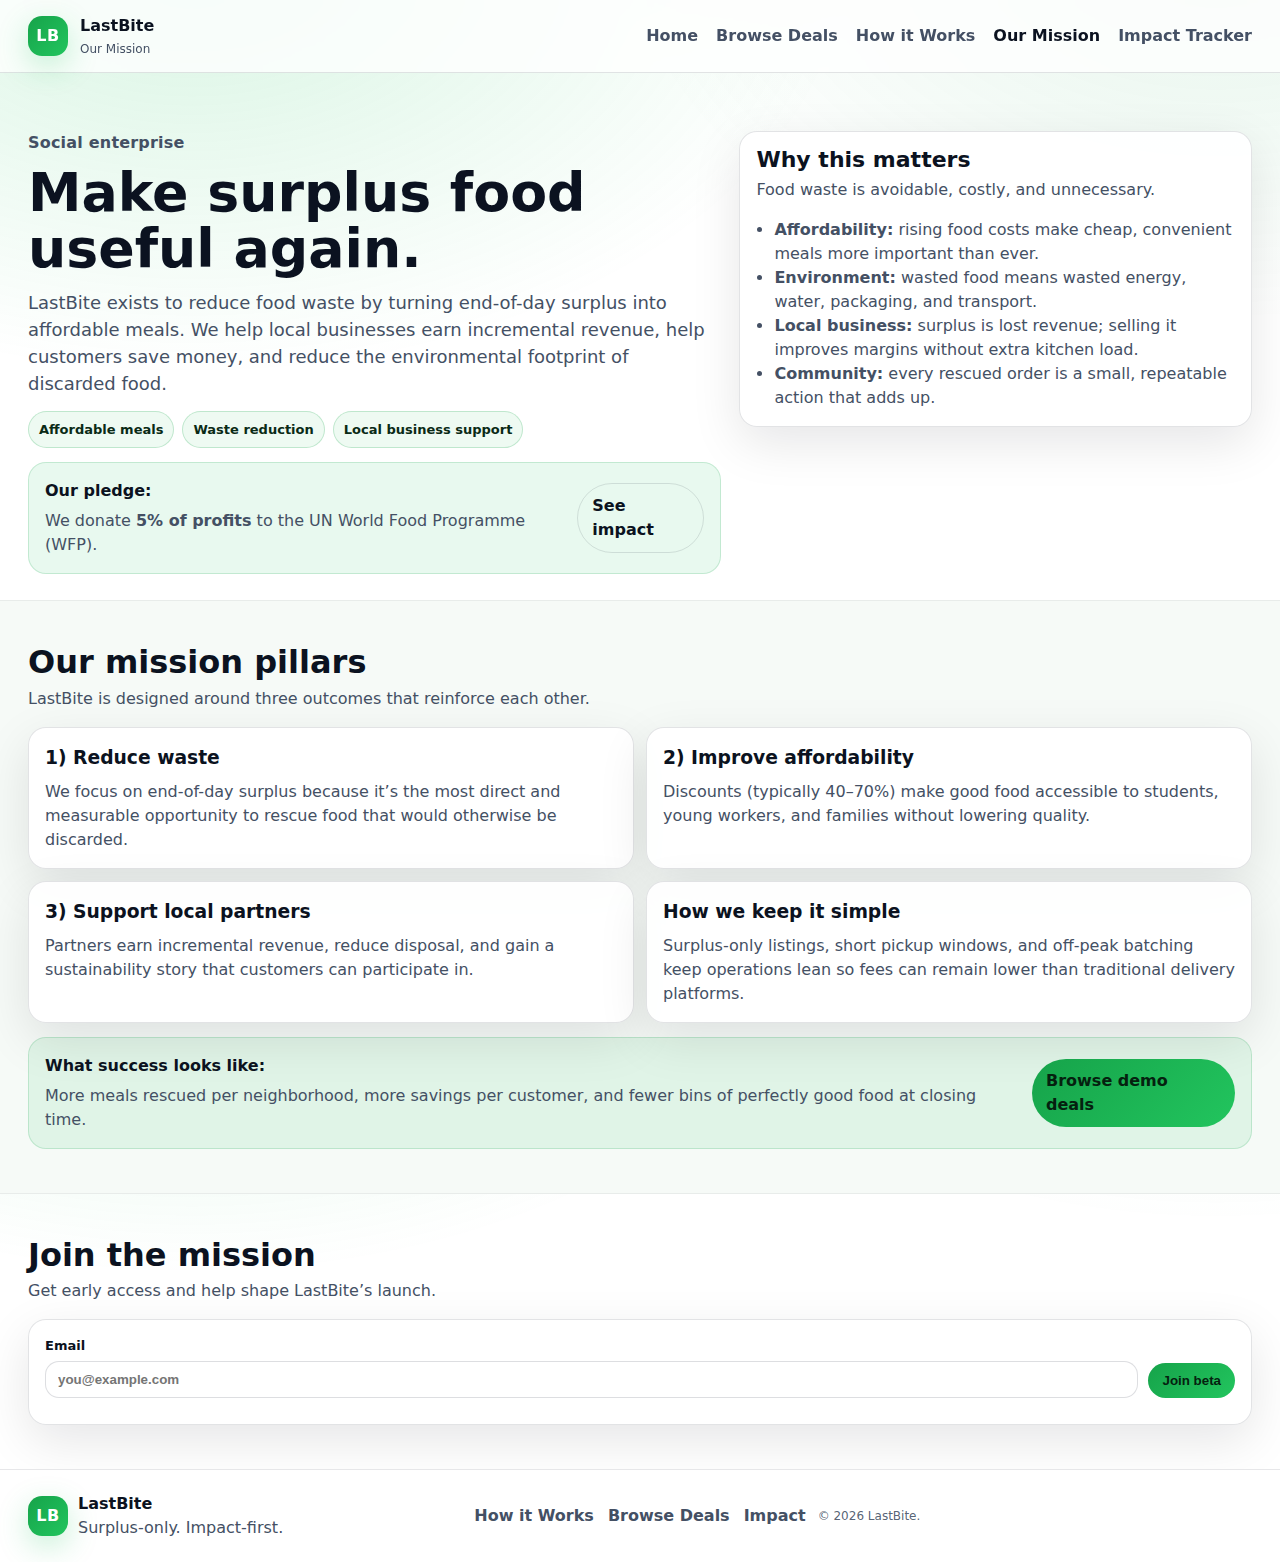
<file: mission.html>
<!doctype html>
<html lang="en">
<head>
  <meta charset="utf-8" />
  <meta name="viewport" content="width=device-width, initial-scale=1" />
  <title>LastBite | Our Mission</title>
  <meta name="description" content="LastBite’s mission: reduce food waste by converting end-of-day surplus into affordable meals, supporting local businesses, and donating 5% of profits to WFP." />
  <link rel="stylesheet" href="styles.css" />
</head>

<body>
  <a class="skip" href="#main">Skip to content</a>

  <header class="header">
    <div class="container nav">
      <a class="brand" href="index.html" aria-label="LastBite home">
        <span class="mark" aria-hidden="true">LB</span>
        <span class="brandText">
          <strong>LastBite</strong>
          <small>Our Mission</small>
        </span>
      </a>

      <button class="menuBtn" id="menuBtn" aria-expanded="false" aria-controls="menu">
        <span class="sr">Open menu</span>
        <span aria-hidden="true">☰</span>
      </button>

      <nav class="menu" id="menu" aria-label="Primary">
        <a href="index.html">Home</a>
        <a href="browse.html">Browse Deals</a>
        <a href="how-it-works.html">How it Works</a>
        <a class="isActive" href="mission.html">Our Mission</a>
        <a href="impact.html">Impact Tracker</a>
      </nav>
    </div>
  </header>

  <main id="main">
    <section class="hero">
      <div class="container heroGrid">
        <div>
          <p class="kicker">Social enterprise</p>
          <h1>Make surplus food useful again.</h1>
          <p class="lead">
            LastBite exists to reduce food waste by turning end-of-day surplus into affordable meals.
            We help local businesses earn incremental revenue, help customers save money, and reduce the
            environmental footprint of discarded food.
          </p>

          <div class="heroBadges" role="list">
            <span class="badge">Affordable meals</span>
            <span class="badge">Waste reduction</span>
            <span class="badge">Local business support</span>
          </div>

          <div class="callout" style="margin-top:14px;">
            <div>
              <strong>Our pledge:</strong>
              <p class="muted">We donate <strong>5% of profits</strong> to the UN World Food Programme (WFP).</p>
            </div>
            <a class="btn btnGhost" href="impact.html">See impact</a>
          </div>
        </div>

        <div class="card">
          <div class="sectionHead">
            <h2 style="margin:0 0 6px; font-size:22px;">Why this matters</h2>
            <p class="muted">Food waste is avoidable, costly, and unnecessary.</p>
          </div>

          <ul class="list">
            <li><strong>Affordability:</strong> rising food costs make cheap, convenient meals more important than ever.</li>
            <li><strong>Environment:</strong> wasted food means wasted energy, water, packaging, and transport.</li>
            <li><strong>Local business:</strong> surplus is lost revenue; selling it improves margins without extra kitchen load.</li>
            <li><strong>Community:</strong> every rescued order is a small, repeatable action that adds up.</li>
          </ul>
        </div>
      </div>
    </section>

    <section class="section soft">
      <div class="container">
        <div class="sectionHead">
          <h2>Our mission pillars</h2>
          <p class="muted">LastBite is designed around three outcomes that reinforce each other.</p>
        </div>

        <div class="grid2">
          <div class="card">
            <h3 style="margin:0 0 8px;">1) Reduce waste</h3>
            <p class="muted">
              We focus on end-of-day surplus because it’s the most direct and measurable opportunity to rescue
              food that would otherwise be discarded.
            </p>
          </div>

          <div class="card">
            <h3 style="margin:0 0 8px;">2) Improve affordability</h3>
            <p class="muted">
              Discounts (typically 40–70%) make good food accessible to students, young workers, and families
              without lowering quality.
            </p>
          </div>

          <div class="card">
            <h3 style="margin:0 0 8px;">3) Support local partners</h3>
            <p class="muted">
              Partners earn incremental revenue, reduce disposal, and gain a sustainability story that customers
              can participate in.
            </p>
          </div>

          <div class="card">
            <h3 style="margin:0 0 8px;">How we keep it simple</h3>
            <p class="muted">
              Surplus-only listings, short pickup windows, and off-peak batching keep operations lean so fees can
              remain lower than traditional delivery platforms.
            </p>
          </div>
        </div>

        <div class="callout" style="margin-top:14px;">
          <div>
            <strong>What success looks like:</strong>
            <p class="muted">
              More meals rescued per neighborhood, more savings per customer, and fewer bins of perfectly good food
              at closing time.
            </p>
          </div>
          <a class="btn btnPrimary" href="browse.html">Browse demo deals</a>
        </div>
      </div>
    </section>

    <section class="section">
      <div class="container">
        <div class="sectionHead">
          <h2>Join the mission</h2>
          <p class="muted">Get early access and help shape LastBite’s launch.</p>
        </div>

        <div class="card">
          <form id="missionWaitlistForm">
            <div class="formRow">
              <label>
                Email
                <input name="email" type="email" placeholder="you@example.com" required />
              </label>
              <button class="btn btnPrimary" type="submit">Join beta</button>
            </div>
            <p class="fine" id="missionWaitlistMsg" role="status" style="margin-top:10px;"></p>
          </form>
        </div>
      </div>
    </section>
  </main>

  <footer class="footer">
    <div class="container footGrid">
      <div class="footBrand">
        <span class="mark" aria-hidden="true">LB</span>
        <div>
          <strong>LastBite</strong>
          <div class="muted">Surplus-only. Impact-first.</div>
        </div>
      </div>

      <div class="footLinks">
        <a href="how-it-works.html">How it Works</a>
        <a href="browse.html">Browse Deals</a>
        <a href="impact.html">Impact</a>
      </div>

      <div class="fine">© <span id="year"></span> LastBite.</div>
    </div>
  </footer>

  <script src="main.js"></script>
</body>
</html>
</file>
<file: styles.css>
:root{
  --bg: #ffffff;
  --text: #0b1220;
  --muted: #445064;
  --border: rgba(15, 23, 42, .12);
  --soft: #f6faf7;

  --green: #16a34a;
  --green2: #22c55e;

  --radius: 18px;
  --shadow: 0 16px 50px rgba(2, 6, 23, .10);

  /* Wider on desktop */
  --max: 1320px;
}

*{ box-sizing:border-box; }
html,body{ height:100%; }
body{
  margin:0;
  font-family: ui-sans-serif, system-ui, -apple-system, Segoe UI, Roboto, Helvetica, Arial;
  color: var(--text);
  background:
    radial-gradient(1100px 700px at 15% -5%, rgba(34,197,94,.18), transparent 60%),
    radial-gradient(1100px 750px at 95% -10%, rgba(22,163,74,.12), transparent 55%),
    var(--bg);
  line-height: 1.5;
}

a{ color: inherit; text-decoration:none; }
a:hover{ text-decoration: underline; }

.container{
  width: min(var(--max), calc(100% - 56px));
  margin: 0 auto;
}

@media (max-width: 700px){
  .container{ width: min(var(--max), calc(100% - 34px)); }
}

.skip{
  position:absolute;
  left:-999px;
  top: 12px;
  padding: 10px 12px;
  background:#000;
  color:#fff;
  border-radius: 10px;
  z-index: 999;
}
.skip:focus{ left: 12px; }

.header{
  position: sticky;
  top:0;
  z-index: 50;
  background: rgba(255,255,255,.78);
  backdrop-filter: blur(10px);
  border-bottom: 1px solid var(--border);
}
.nav{
  display:flex;
  align-items:center;
  justify-content: space-between;
  gap: 14px;
  padding: 14px 0;
}

.brand{
  display:flex;
  gap: 12px;
  align-items:center;
}
.mark{
  width: 40px;
  height: 40px;
  border-radius: 14px;
  display:grid;
  place-items:center;
  color: #fff;
  font-weight: 900;
  letter-spacing: .5px;
  background: linear-gradient(135deg, var(--green), var(--green2));
  box-shadow: 0 10px 30px rgba(34,197,94,.25);
}
.brandText small{
  display:block;
  color: var(--muted);
  margin-top: 2px;
  font-size: 12px;
}

.menu{
  display:flex;
  align-items:center;
  gap: 18px;
}
.menu a{
  color: var(--muted);
  font-weight: 850;
}
.menu a:hover{ color: var(--text); text-decoration:none; }
.menu a.isActive{ color: var(--text); text-decoration:none; }

.menuBtn{
  display:none;
  border: 1px solid var(--border);
  background: rgba(255,255,255,.9);
  border-radius: 12px;
  padding: 10px 12px;
  cursor:pointer;
}
.sr{
  position:absolute;
  width:1px;height:1px;padding:0;margin:-1px;
  overflow:hidden;clip:rect(0,0,0,0);border:0;
}

.btn{
  display:inline-flex;
  align-items:center;
  justify-content:center;
  padding: 10px 14px;
  border-radius: 999px;
  border: 1px solid var(--border);
  background: rgba(255,255,255,.92);
  cursor:pointer;
  font-weight: 800;
}
.btn:hover{ text-decoration:none; transform: translateY(-1px); }
.btn:active{ transform: translateY(0); }

.btnPrimary{
  background: linear-gradient(135deg, var(--green), var(--green2));
  color: #05210f;
  border: none;
}
.btnGhost{ background: transparent; }
.btnSmall{ padding: 8px 12px; font-size: 13px; border-radius: 999px; }

.hero{ padding: 58px 0 26px; }
.heroGrid{
  display:grid;
  grid-template-columns: 1.15fr .85fr;
  gap: 18px;
  align-items:start;
}
.kicker{
  margin:0 0 10px;
  color: var(--muted);
  font-weight: 850;
  letter-spacing: .2px;
}
h1{
  margin:0 0 12px;
  font-size: clamp(36px, 4.2vw, 58px);
  line-height: 1.04;
}
.lead{
  margin:0 0 14px;
  color: var(--muted);
  font-size: 18px;
}

.heroBadges{
  display:flex;
  flex-wrap:wrap;
  gap: 8px;
  margin: 0 0 14px;
}
.badge{
  font-size: 13px;
  padding: 8px 10px;
  border-radius: 999px;
  border: 1px solid rgba(22,163,74,.22);
  background: rgba(34,197,94,.08);
  color: #0a2a16;
  font-weight: 850;
}

.heroActions{
  display:flex;
  flex-wrap:wrap;
  gap: 10px;
  margin-bottom: 10px;
}

.fine{
  margin: 0;
  font-size: 12px;
  color: rgba(68,80,100,.9);
}
.muted{ color: var(--muted); margin:0; }

.card{
  border: 1px solid var(--border);
  border-radius: var(--radius);
  background: rgba(255,255,255,.92);
  box-shadow: var(--shadow);
  padding: 16px;
}

.section{ padding: 44px 0; }
.soft{
  background: var(--soft);
  border-top: 1px solid rgba(15,23,42,.06);
  border-bottom: 1px solid rgba(15,23,42,.06);
}
.sectionHead{
  margin-bottom: 16px;
}
.sectionHead h2{
  margin:0 0 6px;
  font-size: 32px;
  line-height: 1.1;
}

/* Tiles / stats */
.tiles{
  display:grid;
  grid-template-columns: repeat(4, 1fr);
  gap: 12px;
}
.tile{
  border: 1px solid var(--border);
  border-radius: var(--radius);
  background: rgba(255,255,255,.92);
  box-shadow: 0 10px 30px rgba(2,6,23,.06);
  padding: 16px;
}
.tileTop{
  display:flex;
  align-items: baseline;
  gap: 8px;
  margin: 6px 0 6px;
}
.big{ font-size: 36px; font-weight: 950; }
.unit{ font-size: 12px; color: var(--muted); font-weight: 900; }
.tileLabel{ font-weight: 950; margin-bottom: 4px; }
.tileNote{ color: var(--muted); font-size: 13px; }

.callout{
  display:flex;
  align-items:center;
  justify-content: space-between;
  gap: 12px;
  border: 1px solid rgba(22,163,74,.18);
  background: rgba(34,197,94,.10);
  border-radius: var(--radius);
  padding: 16px;
}
.callout p{ margin: 6px 0 0; }

.grid2{
  display:grid;
  grid-template-columns: 1fr 1fr;
  gap: 12px;
}

.steps{
  display:grid;
  grid-template-columns: repeat(4, 1fr);
  gap: 12px;
}
.step{
  border: 1px solid rgba(15,23,42,.10);
  border-radius: var(--radius);
  background: rgba(255,255,255,.92);
  padding: 16px;
}
.stepNum{
  width: 34px; height: 34px;
  border-radius: 999px;
  display:grid;
  place-items:center;
  background: linear-gradient(135deg, var(--green), var(--green2));
  color: #05210f;
  font-weight: 950;
  margin-bottom: 10px;
}
.step h3{ margin: 0 0 6px; }
.step p{ margin: 0; color: var(--muted); }

.list{
  margin: 10px 0 0;
  color: var(--muted);
  padding-left: 18px;
}

.dealsHeader{
  display:flex;
  align-items:flex-end;
  justify-content: space-between;
  gap: 12px;
  flex-wrap: wrap;
}
.controls{
  display:flex;
  gap: 10px;
  flex-wrap: wrap;
}
.input, select{
  padding: 10px 12px;
  border-radius: 14px;
  border: 1px solid rgba(15,23,42,.14);
  background: #fff;
  font-weight: 750;
}
.dealsGrid{
  display:grid;
  grid-template-columns: repeat(3, 1fr);
  gap: 12px;
  margin-top: 14px;
}
.deal{
  border: 1px solid var(--border);
  border-radius: var(--radius);
  background: rgba(255,255,255,.92);
  box-shadow: 0 10px 30px rgba(2,6,23,.06);
  padding: 16px;
}
.dealTop{
  display:flex;
  align-items:flex-start;
  justify-content: space-between;
  gap: 10px;
}
.partner{ font-weight: 950; }
.pill{
  display:inline-flex;
  align-items:center;
  gap: 8px;
  padding: 7px 10px;
  border-radius: 999px;
  border: 1px solid rgba(22,163,74,.18);
  background: rgba(34,197,94,.10);
  font-weight: 900;
  font-size: 12px;
  color: #0a2a16;
}
.dealTitle{ margin: 10px 0 6px; font-weight: 950; }
.dealMeta{ color: var(--muted); font-size: 13px; margin: 0 0 10px; }
.priceRow{
  display:flex;
  align-items: baseline;
  justify-content: space-between;
  gap: 10px;
  margin: 8px 0 0;
}
.price{ font-size: 22px; font-weight: 950; }
.strike{ color: var(--muted); text-decoration: line-through; font-weight: 850; }
.tags{ display:flex; gap: 6px; flex-wrap: wrap; margin-top: 10px; }
.tag{
  border: 1px solid rgba(15,23,42,.10);
  background: rgba(246,250,247,.85);
  color: var(--muted);
  padding: 6px 8px;
  border-radius: 999px;
  font-size: 12px;
  font-weight: 850;
}
.btnBlock{ width: 100%; margin-top: 12px; }

.formRow{
  display:grid;
  grid-template-columns: 1fr auto;
  gap: 10px;
  align-items:end;
}
label{ font-weight: 900; font-size: 13px; }
input{
  width: 100%;
  margin-top: 6px;
  padding: 10px 12px;
  border-radius: 14px;
  border: 1px solid rgba(15,23,42,.14);
  background: #fff;
  font-weight: 750;
}

.footer{
  border-top: 1px solid rgba(15,23,42,.10);
  padding: 22px 0;
  background: rgba(255,255,255,.85);
}
.footGrid{
  display:grid;
  grid-template-columns: 1fr auto 1fr;
  gap: 12px;
  align-items:center;
}
.footBrand{
  display:flex;
  gap: 10px;
  align-items:center;
}
.footLinks{
  display:flex;
  gap: 14px;
}
.footLinks a{ color: var(--muted); font-weight: 900; }

@media (max-width: 1120px){
  .heroGrid{ grid-template-columns: 1fr; }
  .tiles{ grid-template-columns: 1fr 1fr; }
  .steps{ grid-template-columns: 1fr 1fr; }
  .dealsGrid{ grid-template-columns: 1fr 1fr; }
  .footGrid{ grid-template-columns: 1fr; }
  .footLinks{ justify-content:flex-start; }
}

@media (max-width: 760px){
  .menuBtn{ display:inline-flex; }
  .menu{
    position: absolute;
    top: 64px;
    right: 28px;
    width: min(420px, calc(100vw - 56px));
    background: rgba(255,255,255,.95);
    border: 1px solid var(--border);
    border-radius: 16px;
    padding: 12px;
    box-shadow: var(--shadow);
    display:none;
    flex-direction: column;
    align-items: stretch;
    gap: 10px;
  }
  .menu.isOpen{ display:flex; }

  .dealsGrid{ grid-template-columns: 1fr; }
  .grid2{ grid-template-columns: 1fr; }
  .formRow{ grid-template-columns: 1fr; }
}
</file>
